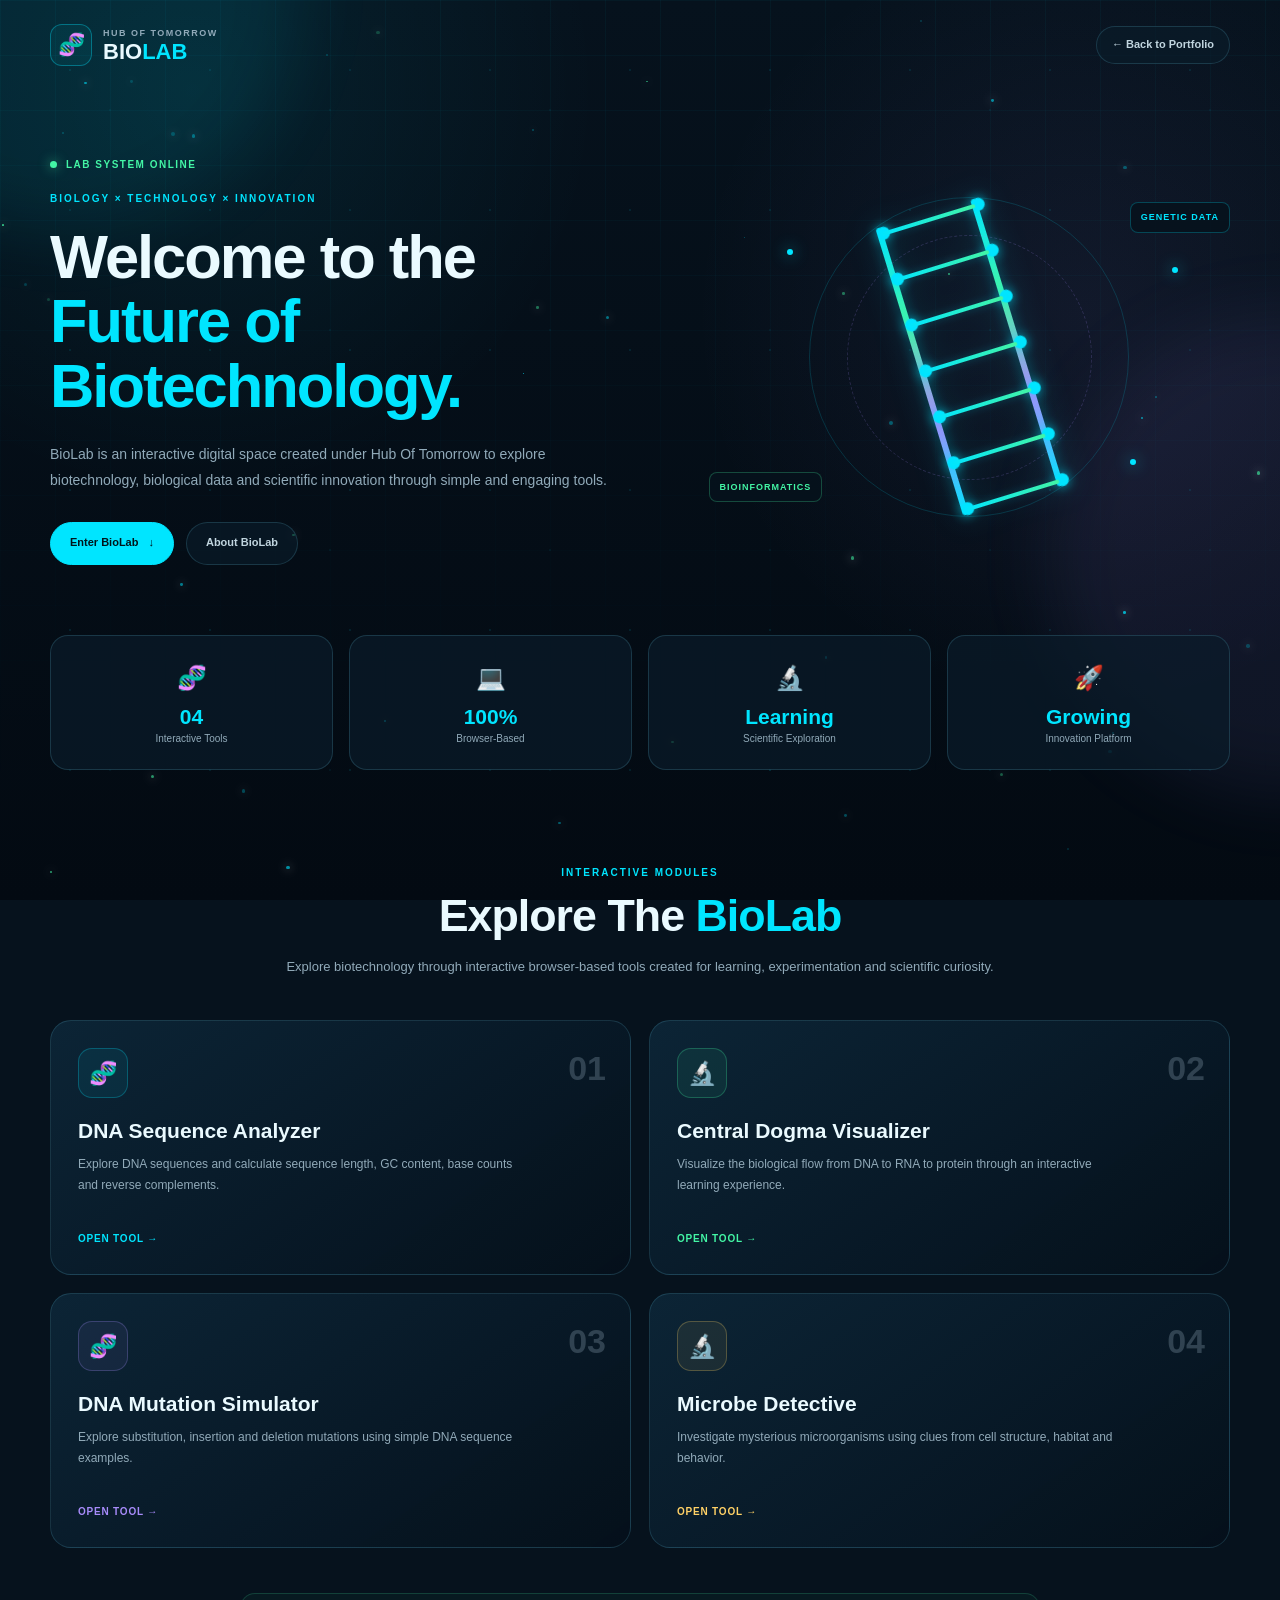
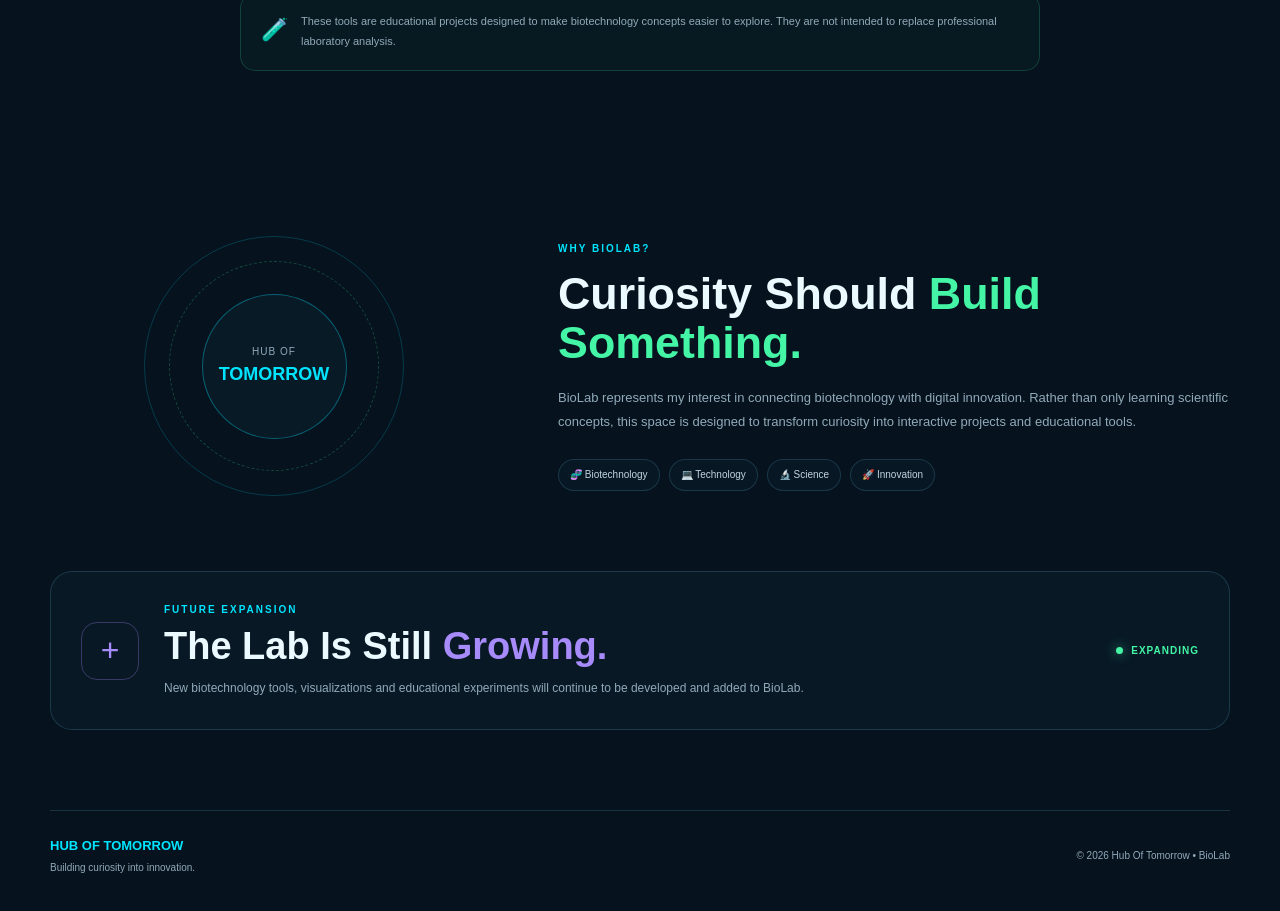
<file: biolab/biolab.html>
<!DOCTYPE html>
<html lang="en">

<head>
    <meta charset="UTF-8">

    <meta name="viewport" content="width=device-width, initial-scale=1.0">

    <title>Hub Of Tomorrow | BioLab</title>

    <!-- BioLab CSS -->
    <link rel="stylesheet" href="biolab.css">
</head>

<body>

    <!-- ==============================
         BACKGROUND
    =============================== -->

    <div class="lab-background">

        <div class="grid"></div>

        <div class="glow glow-one"></div>
        <div class="glow glow-two"></div>

        <div class="particles" id="particles"></div>

    </div>


    <!-- ==============================
         NAVIGATION
    =============================== -->

    <nav class="lab-nav">

        <div class="brand">

            <div class="brand-icon">
                🧬
            </div>

            <div>

                <span class="brand-small">
                    HUB OF TOMORROW
                </span>

                <h2>
                    BIO<span>LAB</span>
                </h2>

            </div>

        </div>


        <a href="../index.html" class="back-btn">
            ← Back to Portfolio
        </a>

    </nav>


    <!-- ==============================
         HERO SECTION
    =============================== -->

    <main class="hero">

        <div class="hero-content">

            <div class="lab-status">

                <span class="status-dot"></span>

                <span>
                    LAB SYSTEM ONLINE
                </span>

            </div>


            <p class="hero-kicker">
                BIOLOGY × TECHNOLOGY × INNOVATION
            </p>


            <h1>
                Welcome to the
                <span>Future of Biotechnology.</span>
            </h1>


            <p class="hero-description">

                BioLab is an interactive digital space created
                under Hub Of Tomorrow to explore biotechnology,
                biological data and scientific innovation through
                simple and engaging tools.

            </p>


            <div class="hero-actions">

                <a href="#tools" class="primary-btn">

                    <span>
                        Enter BioLab
                    </span>

                    <span class="btn-arrow">
                        ↓
                    </span>

                </a>


                <button
                    type="button"
                    class="secondary-btn"
                    id="aboutLabBtn"
                >

                    About BioLab

                </button>

            </div>

        </div>


        <!-- ==============================
             DNA VISUAL
        =============================== -->

        <div class="dna-area">

            <div class="dna-label label-one">
                GENETIC DATA
            </div>

            <div class="dna-label label-two">
                BIOINFORMATICS
            </div>


            <div class="dna-visual">

                <div class="dna-strand strand-left">

                    <span></span>
                    <span></span>
                    <span></span>
                    <span></span>
                    <span></span>
                    <span></span>
                    <span></span>

                </div>


                <div class="dna-strand strand-right">

                    <span></span>
                    <span></span>
                    <span></span>
                    <span></span>
                    <span></span>
                    <span></span>
                    <span></span>

                </div>


                <div class="dna-links">

                    <span></span>
                    <span></span>
                    <span></span>
                    <span></span>
                    <span></span>
                    <span></span>
                    <span></span>

                </div>

            </div>


            <div class="orbit orbit-one"></div>

            <div class="orbit orbit-two"></div>


            <div class="data-point point-one"></div>

            <div class="data-point point-two"></div>

            <div class="data-point point-three"></div>

        </div>

    </main>


    <!-- ==============================
         LAB STATISTICS
    =============================== -->

    <section class="lab-stats-section">

        <div class="lab-stat-card">

            <span class="stat-icon">
                🧬
            </span>

            <strong>
                04
            </strong>

            <span>
                Interactive Tools
            </span>

        </div>


        <div class="lab-stat-card">

            <span class="stat-icon">
                💻
            </span>

            <strong>
                100%
            </strong>

            <span>
                Browser-Based
            </span>

        </div>


        <div class="lab-stat-card">

            <span class="stat-icon">
                🔬
            </span>

            <strong>
                Learning
            </strong>

            <span>
                Scientific Exploration
            </span>

        </div>


        <div class="lab-stat-card">

            <span class="stat-icon">
                🚀
            </span>

            <strong>
                Growing
            </strong>

            <span>
                Innovation Platform
            </span>

        </div>

    </section>


    <!-- ==============================
         LAB TOOLS
    =============================== -->

    <section class="tools-section" id="tools">


        <div class="section-heading">

            <p class="section-kicker">
                INTERACTIVE MODULES
            </p>


            <h2>
                Explore The
                <span>BioLab</span>
            </h2>


            <p>

                Explore biotechnology through interactive
                browser-based tools created for learning,
                experimentation and scientific curiosity.

            </p>

        </div>


        <!-- ==============================
             BIO CORE LAYOUT
        =============================== -->

        <div class="bio-core-layout">


            <!-- ==============================
                 CENTRAL CORE
            =============================== -->

            <div class="bio-core">

                <div class="core-ring ring-one"></div>

                <div class="core-ring ring-two"></div>

                <div class="core-pulse"></div>


                <div class="core-content">

                    <div class="core-icon">
                        🧬
                    </div>

                    <span>
                        BIO
                    </span>

                    <strong>
                        CORE
                    </strong>

                </div>

            </div>


            <!-- ==============================
                 TOOL 01
            =============================== -->

            <a
                href="dna-analyzer.html"
                class="tool-module module-one"
                aria-label="Open DNA Sequence Analyzer"
            >

                <div class="module-number">
                    01
                </div>

                <div class="module-icon">
                    🧬
                </div>

                <h3>
                    DNA Sequence
                    Analyzer
                </h3>

                <p>

                    Explore DNA sequences and calculate
                    sequence length, GC content, base counts
                    and reverse complements.

                </p>

                <span class="module-status">
                    OPEN TOOL →
                </span>

            </a>


            <!-- ==============================
                 TOOL 02
            =============================== -->

            <a
                href="dna-protein.html"
                class="tool-module module-two"
                aria-label="Open Central Dogma Visualizer"
            >

                <div class="module-number">
                    02
                </div>

                <div class="module-icon">
                    🔬
                </div>

                <h3>
                    Central Dogma
                    Visualizer
                </h3>

                <p>

                    Visualize the biological flow from
                    DNA to RNA to protein through
                    an interactive learning experience.

                </p>

                <span class="module-status">
                    OPEN TOOL →
                </span>

            </a>


            <!-- ==============================
                 TOOL 03
            =============================== -->

            <a
                href="dna-mutation.html"
                class="tool-module module-three"
                aria-label="Open DNA Mutation Simulator"
            >

                <div class="module-number">
                    03
                </div>

                <div class="module-icon">
                    🧬
                </div>

                <h3>
                    DNA Mutation
                    Simulator
                </h3>

                <p>

                    Explore substitution, insertion
                    and deletion mutations using
                    simple DNA sequence examples.

                </p>

                <span class="module-status">
                    OPEN TOOL →
                </span>

            </a>


            <!-- ==============================
                 TOOL 04
            =============================== -->

            <a
                href="microbe-detective.html"
                class="tool-module module-four"
                aria-label="Open Microbe Detective"
            >

                <div class="module-number">
                    04
                </div>

                <div class="module-icon">
                    🔬
                </div>

                <h3>
                    Microbe
                    Detective
                </h3>

                <p>

                    Investigate mysterious microorganisms
                    using clues from cell structure,
                    habitat and behavior.

                </p>

                <span class="module-status">
                    OPEN TOOL →
                </span>

            </a>


        </div>
        <!-- END BIO CORE LAYOUT -->


        <!-- ==============================
             TOOL NOTE
        =============================== -->

        <div class="tools-note">

            <span>
                🧪
            </span>

            <p>

                These tools are educational projects designed
                to make biotechnology concepts easier to explore.
                They are not intended to replace professional
                laboratory analysis.

            </p>

        </div>


    </section>
    <!-- END LAB TOOLS -->


    <!-- ==============================
         BIO LAB MISSION
    ============================== -->

    <section class="mission-section">


        <div class="mission-visual">

            <div class="mission-circle circle-one"></div>

            <div class="mission-circle circle-two"></div>


            <div class="mission-center">

                <span>
                    HUB OF
                </span>

                <strong>
                    TOMORROW
                </strong>

            </div>

        </div>


        <div class="mission-content">

            <p class="section-kicker">
                WHY BIOLAB?
            </p>


            <h2>

                Curiosity Should
                <span>Build Something.</span>

            </h2>


            <p>

                BioLab represents my interest in connecting
                biotechnology with digital innovation.

                Rather than only learning scientific concepts,
                this space is designed to transform curiosity
                into interactive projects and educational tools.

            </p>


            <div class="mission-tags">

                <span>
                    🧬 Biotechnology
                </span>

                <span>
                    💻 Technology
                </span>

                <span>
                    🔬 Science
                </span>

                <span>
                    🚀 Innovation
                </span>

            </div>

        </div>


    </section>


    <!-- ==============================
         FUTURE SECTION
    =============================== -->

    <section class="future-section">


        <div class="future-card">


            <div class="future-icon">
                +
            </div>


            <div>

                <p class="section-kicker">
                    FUTURE EXPANSION
                </p>


                <h2>

                    The Lab Is Still
                    <span>Growing.</span>

                </h2>


                <p>

                    New biotechnology tools, visualizations
                    and educational experiments will continue
                    to be developed and added to BioLab.

                </p>

            </div>


            <div class="future-status">

                <span class="status-dot"></span>

                EXPANDING

            </div>


        </div>


    </section>


    <!-- ==============================
         FOOTER
    =============================== -->

    <footer class="lab-footer">


        <div>

            <strong>
                HUB OF TOMORROW
            </strong>

            <span>
                Building curiosity into innovation.
            </span>

        </div>


        <p>
            © 2026 Hub Of Tomorrow • BioLab
        </p>


    </footer>


    <!-- ==============================
         ABOUT MODAL
    =============================== -->

    <div
        class="about-modal"
        id="aboutModal"
        aria-hidden="true"
    >


        <div class="modal-box">


            <button
                type="button"
                class="close-modal"
                id="closeModal"
                aria-label="Close About BioLab window"
            >
                ×
            </button>


            <div class="modal-icon">
                🧬
            </div>


            <h2>
                About BioLab
            </h2>


            <p>

                BioLab is a personal biotechnology innovation
                space developed as part of Hub Of Tomorrow.

                Its purpose is to explore how biology,
                technology and interactive learning can work
                together to make scientific concepts more
                engaging and accessible.

            </p>


        </div>


    </div>


    <!-- ==============================
         JAVASCRIPT
    =============================== -->

    <script src="biolab.js"></script>

</body>
</html>
</file>
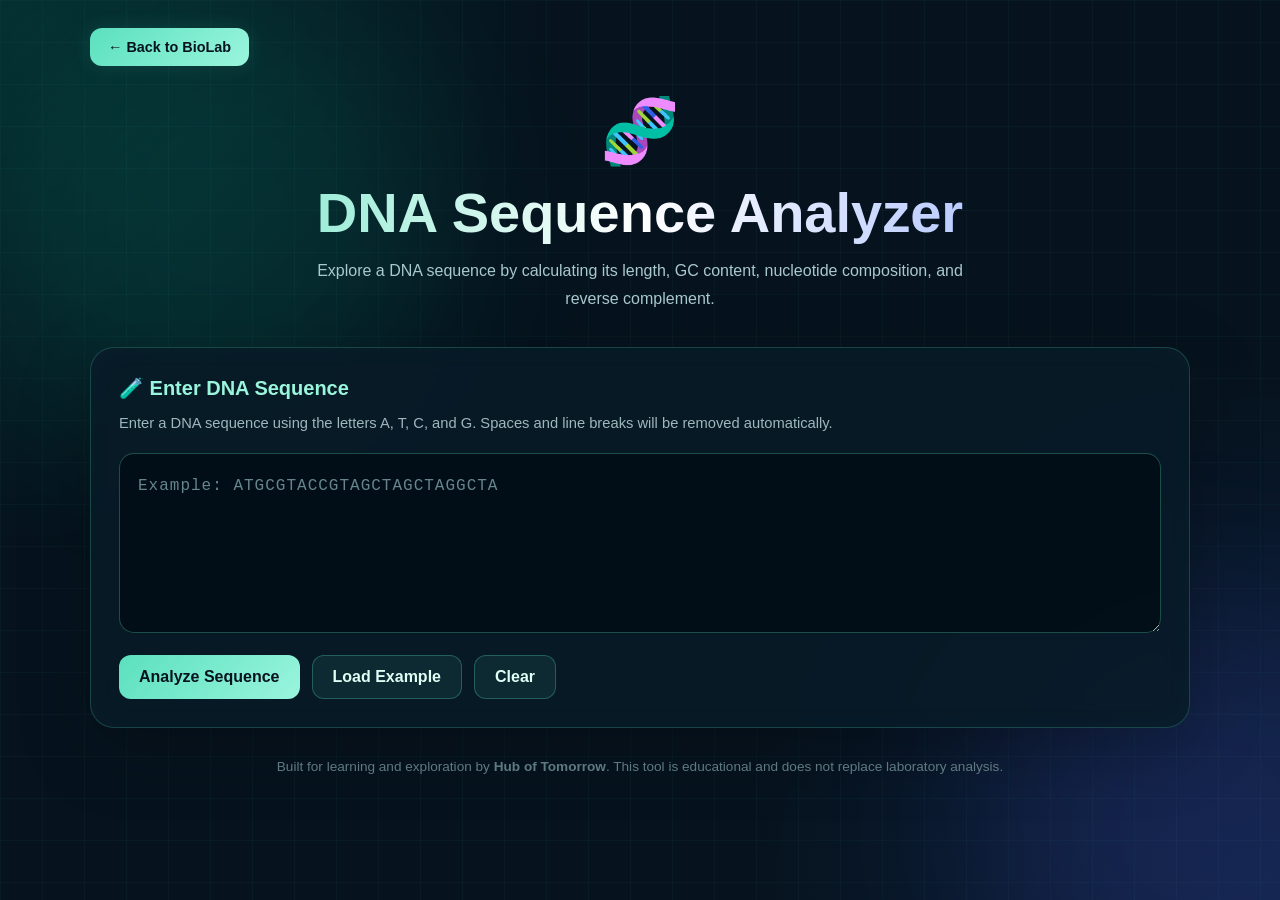
<file: biolab/dna-analyzer.html>
<!DOCTYPE html>
<html lang="en">
<head>
  <meta charset="UTF-8">
  <meta name="viewport" content="width=device-width, initial-scale=1.0">

  <title>DNA Sequence Analyzer | Hub of Tomorrow</title>

  <style>
    /* =====================================================
       GENERAL RESET
    ===================================================== */

    * {
      margin: 0;
      padding: 0;
      box-sizing: border-box;
    }

    body {
      min-height: 100vh;
      font-family: "Segoe UI", Arial, sans-serif;
      color: #e9fff8;
      background:
        radial-gradient(circle at top left, rgba(0, 255, 190, 0.12), transparent 35%),
        radial-gradient(circle at bottom right, rgba(65, 105, 255, 0.14), transparent 35%),
        #06131e;
      overflow-x: hidden;
    }

    button,
    textarea,
    a {
      font: inherit;
    }

    /* =====================================================
       ANIMATED DNA BACKGROUND
    ===================================================== */

    .dna-background {
      position: fixed;
      inset: 0;
      overflow: hidden;
      pointer-events: none;
      z-index: 0;
    }

    .dna-grid {
      position: absolute;
      inset: 0;
      opacity: 0.18;
      background-image:
        linear-gradient(rgba(91, 224, 190, 0.22) 1px, transparent 1px),
        linear-gradient(90deg, rgba(91, 224, 190, 0.22) 1px, transparent 1px);
      background-size: 42px 42px;
      animation: gridMove 18s linear infinite;
    }

    .dna-glow {
      position: absolute;
      width: 450px;
      height: 450px;
      border-radius: 50%;
      background: rgba(0, 255, 190, 0.08);
      filter: blur(80px);
      animation: glowMove 12s ease-in-out infinite alternate;
    }

    .dna-glow:nth-child(2) {
      right: -150px;
      bottom: -150px;
      background: rgba(80, 100, 255, 0.12);
      animation-delay: 3s;
    }

    @keyframes gridMove {
      from {
        transform: translateY(0);
      }

      to {
        transform: translateY(42px);
      }
    }

    @keyframes glowMove {
      from {
        transform: translate(0, 0) scale(1);
      }

      to {
        transform: translate(80px, 50px) scale(1.25);
      }
    }

    /* =====================================================
       MAIN LAYOUT
    ===================================================== */

    .dna-main {
      position: relative;
      z-index: 2;
      width: min(1100px, 92%);
      margin: 0 auto;
      padding: 28px 0 60px;
    }

    /* =====================================================
       BACK BUTTON
    ===================================================== */

    .back-button {
      display: inline-flex;
      align-items: center;
      justify-content: center;
      gap: 8px;
      margin-bottom: 28px;
      padding: 11px 18px;
      color: #06131e;
      background: linear-gradient(135deg, #5be0be, #9af5dd);
      border: none;
      border-radius: 12px;
      text-decoration: none;
      font-size: 0.9rem;
      font-weight: 700;
      box-shadow: 0 0 20px rgba(91, 224, 190, 0.12);
      transition: 0.25s ease;
    }

    .back-button:hover {
      transform: translateY(-3px);
      box-shadow: 0 8px 25px rgba(91, 224, 190, 0.3);
    }

    /* =====================================================
       HEADER
    ===================================================== */

    .dna-header {
      text-align: center;
      margin-bottom: 35px;
    }

    .dna-icon {
      font-size: 4rem;
      margin-bottom: 12px;
      animation: floatIcon 4s ease-in-out infinite;
    }

    @keyframes floatIcon {
      0%,
      100% {
        transform: translateY(0);
      }

      50% {
        transform: translateY(-10px);
      }
    }

    .dna-header h1 {
      font-size: clamp(2rem, 5vw, 3.5rem);
      line-height: 1.15;
      margin-bottom: 12px;
      background: linear-gradient(90deg, #5be0be, #ffffff, #8ba9ff);
      -webkit-background-clip: text;
      background-clip: text;
      color: transparent;
    }

    .dna-header p {
      max-width: 700px;
      margin: 0 auto;
      color: #a9c9cc;
      font-size: 1rem;
      line-height: 1.7;
    }

    /* =====================================================
       MAIN CARD
    ===================================================== */

    .analyzer-card {
      padding: 28px;
      border: 1px solid rgba(91, 224, 190, 0.22);
      border-radius: 24px;
      background: rgba(8, 27, 39, 0.88);
      box-shadow:
        0 20px 70px rgba(0, 0, 0, 0.25),
        inset 0 0 35px rgba(91, 224, 190, 0.025);
      backdrop-filter: blur(15px);
    }

    .section-title {
      display: flex;
      align-items: center;
      gap: 10px;
      margin-bottom: 12px;
      color: #9af5dd;
      font-size: 1.25rem;
    }

    .section-description {
      margin-bottom: 18px;
      color: #9db8bd;
      font-size: 0.92rem;
      line-height: 1.6;
    }

    /* =====================================================
       TEXTAREA
    ===================================================== */

    .sequence-input {
      width: 100%;
      min-height: 180px;
      padding: 18px;
      resize: vertical;
      color: #dffff5;
      background: rgba(2, 13, 22, 0.85);
      border: 1px solid rgba(91, 224, 190, 0.3);
      border-radius: 15px;
      outline: none;
      font-family: "Courier New", monospace;
      font-size: 1rem;
      line-height: 1.8;
      letter-spacing: 1px;
      transition: 0.25s ease;
    }

    .sequence-input::placeholder {
      color: #66858c;
    }

    .sequence-input:focus {
      border-color: #5be0be;
      box-shadow: 0 0 0 3px rgba(91, 224, 190, 0.1);
    }

    /* =====================================================
       BUTTONS
    ===================================================== */

    .button-row {
      display: flex;
      flex-wrap: wrap;
      gap: 12px;
      margin-top: 18px;
    }

    .action-button {
      border: none;
      border-radius: 12px;
      padding: 12px 20px;
      cursor: pointer;
      font-weight: 700;
      transition: 0.25s ease;
    }

    .primary-button {
      color: #06131e;
      background: linear-gradient(135deg, #5be0be, #9af5dd);
    }

    .secondary-button {
      color: #dffff5;
      background: rgba(91, 224, 190, 0.08);
      border: 1px solid rgba(91, 224, 190, 0.3);
    }

    .action-button:hover {
      transform: translateY(-3px);
    }

    .primary-button:hover {
      box-shadow: 0 8px 25px rgba(91, 224, 190, 0.25);
    }

    .secondary-button:hover {
      background: rgba(91, 224, 190, 0.16);
    }

    /* =====================================================
       ERROR MESSAGE
    ===================================================== */

    .message {
      display: none;
      margin-top: 18px;
      padding: 13px 16px;
      border-radius: 12px;
      color: #ffd9d9;
      background: rgba(255, 80, 80, 0.1);
      border: 1px solid rgba(255, 100, 100, 0.3);
      line-height: 1.5;
    }

    .message.show {
      display: block;
    }

    /* =====================================================
       RESULTS
    ===================================================== */

    .results-section {
      display: none;
      margin-top: 30px;
    }

    .results-section.show {
      display: block;
      animation: fadeIn 0.5s ease;
    }

    @keyframes fadeIn {
      from {
        opacity: 0;
        transform: translateY(12px);
      }

      to {
        opacity: 1;
        transform: translateY(0);
      }
    }

    .results-grid {
      display: grid;
      grid-template-columns: repeat(2, minmax(0, 1fr));
      gap: 15px;
      margin-top: 20px;
    }

    .result-box {
      padding: 20px;
      border: 1px solid rgba(91, 224, 190, 0.18);
      border-radius: 16px;
      background: rgba(4, 18, 29, 0.8);
    }

    .result-label {
      margin-bottom: 8px;
      color: #8ba9b1;
      font-size: 0.85rem;
    }

    .result-value {
      color: #9af5dd;
      font-size: 1.8rem;
      font-weight: 800;
    }

    .result-box.full-width {
      grid-column: 1 / -1;
    }

    .sequence-output {
      word-break: break-all;
      color: #dffff5;
      font-family: "Courier New", monospace;
      font-size: 0.95rem;
      line-height: 1.8;
    }

    /* =====================================================
       BASE COUNTS
    ===================================================== */

    .base-bars {
      display: grid;
      gap: 13px;
      margin-top: 18px;
    }

    .base-row {
      display: grid;
      grid-template-columns: 35px 1fr 55px;
      align-items: center;
      gap: 10px;
    }

    .base-name {
      color: #9af5dd;
      font-weight: 800;
    }

    .bar-background {
      height: 10px;
      overflow: hidden;
      border-radius: 20px;
      background: rgba(255, 255, 255, 0.08);
    }

    .bar-fill {
      width: 0;
      height: 100%;
      border-radius: 20px;
      background: linear-gradient(90deg, #5be0be, #8ba9ff);
      transition: width 0.8s ease;
    }

    .base-count {
      color: #c8e6e5;
      text-align: right;
      font-size: 0.85rem;
    }

    /* =====================================================
       FOOTER
    ===================================================== */

    .dna-footer {
      margin-top: 28px;
      color: #66858c;
      text-align: center;
      font-size: 0.85rem;
      line-height: 1.6;
    }

    /* =====================================================
       RESPONSIVE DESIGN
    ===================================================== */

    @media (max-width: 650px) {
      .dna-main {
        width: 94%;
        padding-top: 20px;
      }

      .analyzer-card {
        padding: 20px;
        border-radius: 18px;
      }

      .dna-icon {
        font-size: 3rem;
      }

      .results-grid {
        grid-template-columns: 1fr;
      }

      .result-box.full-width {
        grid-column: auto;
      }

      .button-row {
        flex-direction: column;
      }

      .action-button {
        width: 100%;
      }
    }
  </style>
</head>

<body>

  <!-- =====================================================
       BACKGROUND
  ===================================================== -->

  <div class="dna-background" aria-hidden="true">
    <div class="dna-grid"></div>
    <div class="dna-glow"></div>
    <div class="dna-glow"></div>
  </div>

  <!-- =====================================================
       MAIN CONTENT
  ===================================================== -->

  <main class="dna-main">

    <!-- Back button -->
    <a href="biolab.html" class="back-button">
      ← Back to BioLab
    </a>

    <!-- Header -->
    <header class="dna-header">
      <div class="dna-icon">🧬</div>

      <h1>DNA Sequence Analyzer</h1>

      <p>
        Explore a DNA sequence by calculating its length, GC content,
        nucleotide composition, and reverse complement.
      </p>
    </header>

    <!-- Analyzer Card -->
    <section class="analyzer-card">

      <h2 class="section-title">
        🧪 Enter DNA Sequence
      </h2>

      <p class="section-description">
        Enter a DNA sequence using the letters A, T, C, and G.
        Spaces and line breaks will be removed automatically.
      </p>

      <textarea
        id="dnaSequence"
        class="sequence-input"
        placeholder="Example: ATGCGTACCGTAGCTAGCTAGGCTA"
        spellcheck="false"
        aria-label="DNA sequence input"
      ></textarea>

      <div class="button-row">
        <button
          type="button"
          id="analyzeButton"
          class="action-button primary-button"
        >
          Analyze Sequence
        </button>

        <button
          type="button"
          id="exampleButton"
          class="action-button secondary-button"
        >
          Load Example
        </button>

        <button
          type="button"
          id="clearButton"
          class="action-button secondary-button"
        >
          Clear
        </button>
      </div>

      <div
        id="errorMessage"
        class="message"
        role="alert"
      ></div>

      <!-- Results -->
      <section
        id="resultsSection"
        class="results-section"
        aria-live="polite"
      >

        <h2 class="section-title">
          📊 Analysis Results
        </h2>

        <div class="results-grid">

          <div class="result-box">
            <div class="result-label">
              Sequence Length
            </div>

            <div
              id="sequenceLength"
              class="result-value"
            >
              0
            </div>
          </div>

          <div class="result-box">
            <div class="result-label">
              GC Content
            </div>

            <div
              id="gcContent"
              class="result-value"
            >
              0%
            </div>
          </div>

          <div class="result-box">
            <div class="result-label">
              AT Content
            </div>

            <div
              id="atContent"
              class="result-value"
            >
              0%
            </div>
          </div>

          <div class="result-box">
            <div class="result-label">
              Estimated Base Pairs
            </div>

            <div
              id="basePairs"
              class="result-value"
            >
              0
            </div>
          </div>

          <div class="result-box full-width">
            <div class="result-label">
              Nucleotide Composition
            </div>

            <div class="base-bars">

              <div class="base-row">
                <div class="base-name">A</div>

                <div class="bar-background">
                  <div
                    id="barA"
                    class="bar-fill"
                  ></div>
                </div>

                <div
                  id="countA"
                  class="base-count"
                >
                  0
                </div>
              </div>

              <div class="base-row">
                <div class="base-name">T</div>

                <div class="bar-background">
                  <div
                    id="barT"
                    class="bar-fill"
                  ></div>
                </div>

                <div
                  id="countT"
                  class="base-count"
                >
                  0
                </div>
              </div>

              <div class="base-row">
                <div class="base-name">C</div>

                <div class="bar-background">
                  <div
                    id="barC"
                    class="bar-fill"
                  ></div>
                </div>

                <div
                  id="countC"
                  class="base-count"
                >
                  0
                </div>
              </div>

              <div class="base-row">
                <div class="base-name">G</div>

                <div class="bar-background">
                  <div
                    id="barG"
                    class="bar-fill"
                  ></div>
                </div>

                <div
                  id="countG"
                  class="base-count"
                >
                  0
                </div>
              </div>

            </div>
          </div>

          <div class="result-box full-width">
            <div class="result-label">
              Reverse Complement
            </div>

            <div
              id="reverseComplement"
              class="sequence-output"
            >
              —
            </div>
          </div>

          <div class="result-box full-width">
            <div class="result-label">
              Cleaned DNA Sequence
            </div>

            <div
              id="cleanedSequence"
              class="sequence-output"
            >
              —
            </div>
          </div>

        </div>
      </section>

    </section>

    <footer class="dna-footer">
      Built for learning and exploration by
      <strong>Hub of Tomorrow</strong>.
      This tool is educational and does not replace laboratory analysis.
    </footer>

  </main>

  <!-- =====================================================
       JAVASCRIPT
  ===================================================== -->

  <script>
    const dnaSequenceInput = document.getElementById("dnaSequence");

    const analyzeButton = document.getElementById("analyzeButton");
    const exampleButton = document.getElementById("exampleButton");
    const clearButton = document.getElementById("clearButton");

    const errorMessage = document.getElementById("errorMessage");
    const resultsSection = document.getElementById("resultsSection");

    const sequenceLength = document.getElementById("sequenceLength");
    const gcContent = document.getElementById("gcContent");
    const atContent = document.getElementById("atContent");
    const basePairs = document.getElementById("basePairs");

    const reverseComplement = document.getElementById("reverseComplement");
    const cleanedSequence = document.getElementById("cleanedSequence");

    const countA = document.getElementById("countA");
    const countT = document.getElementById("countT");
    const countC = document.getElementById("countC");
    const countG = document.getElementById("countG");

    const barA = document.getElementById("barA");
    const barT = document.getElementById("barT");
    const barC = document.getElementById("barC");
    const barG = document.getElementById("barG");

    const exampleSequence =
      "ATGCGTACCGTAGCTAGCTAGGCTAACCGGTATCGATCGTAGCTAGCTAGGCTA";

    function showError(message) {
      errorMessage.textContent = message;
      errorMessage.classList.add("show");
    }

    function hideError() {
      errorMessage.textContent = "";
      errorMessage.classList.remove("show");
    }

    function getCleanSequence() {
      return dnaSequenceInput.value
        .toUpperCase()
        .replace(/\s+/g, "");
    }

    function calculatePercentage(value, total) {
      if (total === 0) {
        return "0.00%";
      }

      return ((value / total) * 100).toFixed(2) + "%";
    }

    function getReverseComplement(sequence) {
      const complementMap = {
        A: "T",
        T: "A",
        C: "G",
        G: "C"
      };

      return sequence
        .split("")
        .reverse()
        .map(base => complementMap[base])
        .join("");
    }

    function updateBaseResult(base, count, total, bar, countElement) {
      countElement.textContent = count;

      const percentage = total === 0
        ? 0
        : (count / total) * 100;

      bar.style.width = percentage + "%";
    }

    function analyzeDNA() {
      hideError();

      const sequence = getCleanSequence();

      if (sequence.length === 0) {
        resultsSection.classList.remove("show");
        showError("Please enter a DNA sequence first.");
        return;
      }

      const validDNA = /^[ATCG]+$/;

      if (!validDNA.test(sequence)) {
        resultsSection.classList.remove("show");
        showError(
          "Invalid DNA sequence. Please use only the letters A, T, C, and G."
        );
        return;
      }

      const total = sequence.length;

      const aCount = (sequence.match(/A/g) || []).length;
      const tCount = (sequence.match(/T/g) || []).length;
      const cCount = (sequence.match(/C/g) || []).length;
      const gCount = (sequence.match(/G/g) || []).length;

      const gcCount = cCount + gCount;
      const atCount = aCount + tCount;

      sequenceLength.textContent = total;
      gcContent.textContent = calculatePercentage(gcCount, total);
      atContent.textContent = calculatePercentage(atCount, total);
      basePairs.textContent = Math.floor(total / 2);

      updateBaseResult("A", aCount, total, barA, countA);
      updateBaseResult("T", tCount, total, barT, countT);
      updateBaseResult("C", cCount, total, barC, countC);
      updateBaseResult("G", gCount, total, barG, countG);

      reverseComplement.textContent =
        getReverseComplement(sequence);

      cleanedSequence.textContent = sequence;

      resultsSection.classList.add("show");
    }

    analyzeButton.addEventListener("click", analyzeDNA);

    exampleButton.addEventListener("click", function () {
      dnaSequenceInput.value = exampleSequence;
      analyzeDNA();
    });

    clearButton.addEventListener("click", function () {
      dnaSequenceInput.value = "";
      hideError();
      resultsSection.classList.remove("show");
      dnaSequenceInput.focus();
    });

    dnaSequenceInput.addEventListener("input", function () {
      hideError();
    });
  </script>

</body>
</html>
</file>
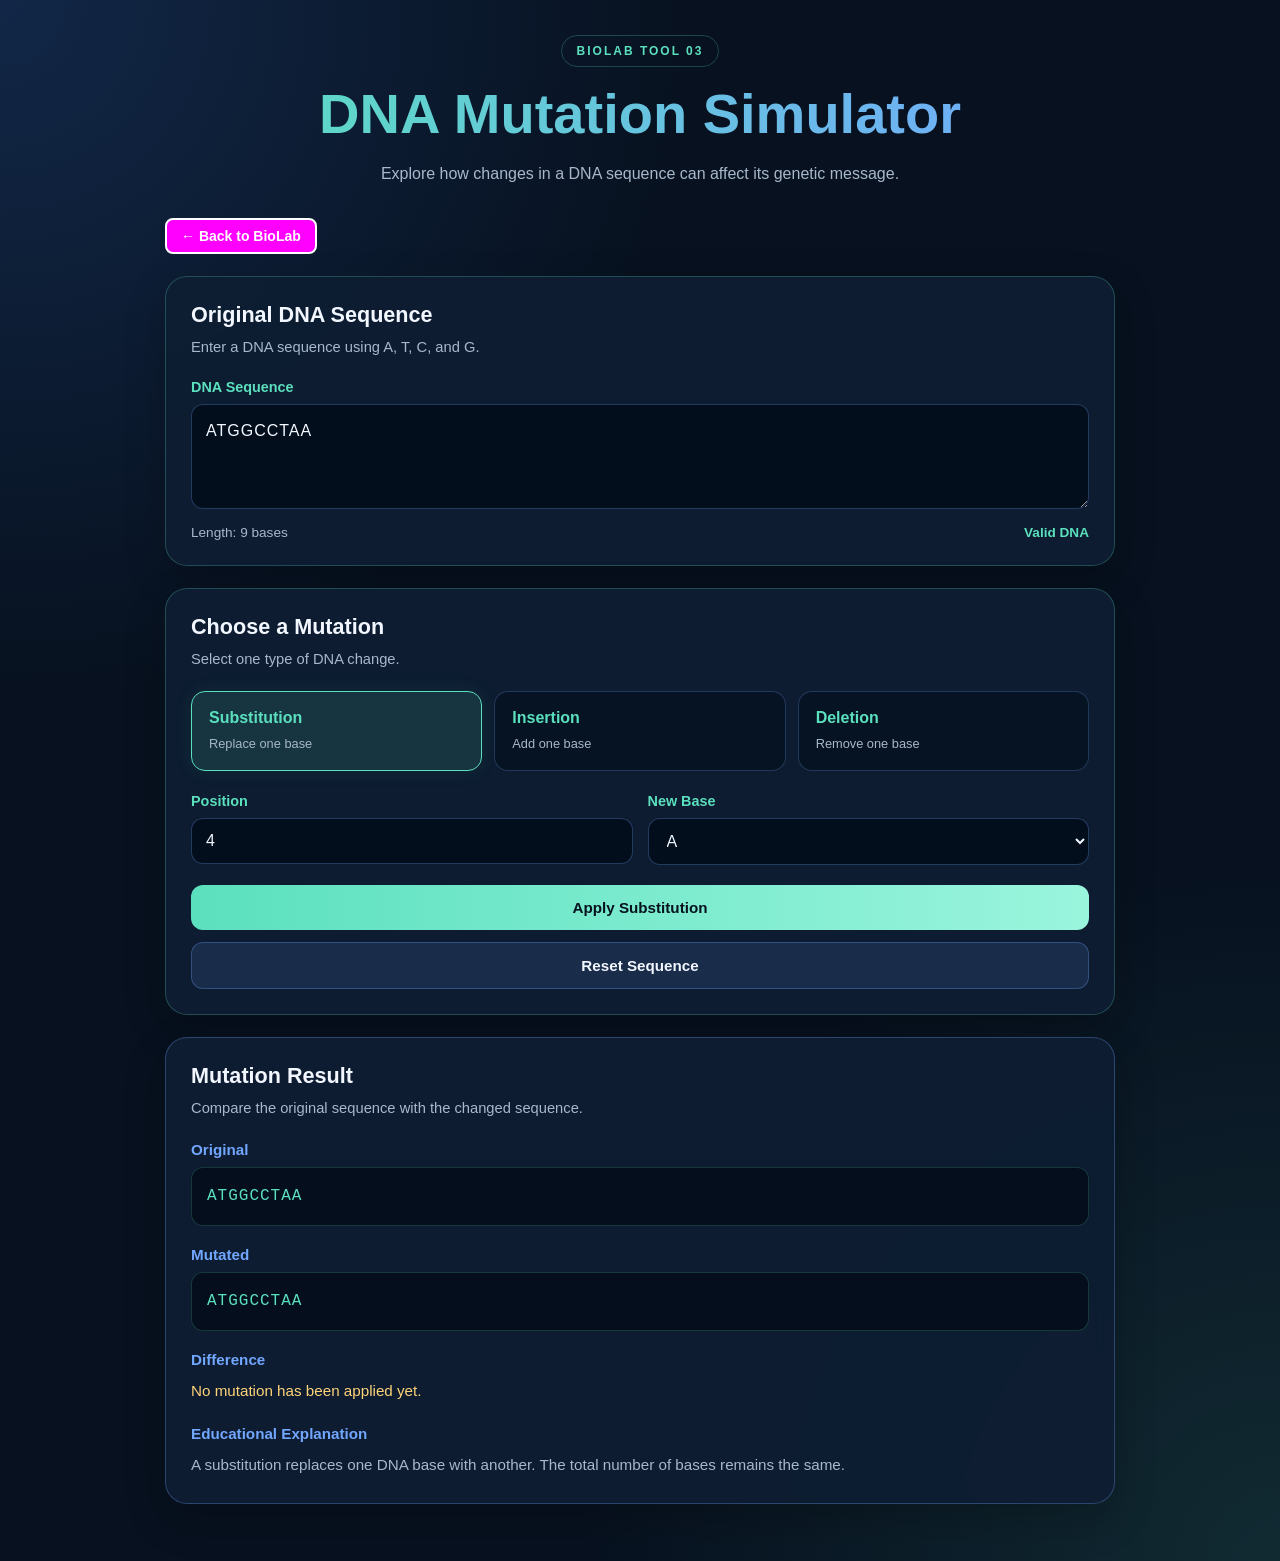
<file: biolab/dna-mutation.html>
<!DOCTYPE html>
<html lang="en">
<head>
  <meta charset="UTF-8">
  <meta name="viewport" content="width=device-width, initial-scale=1.0">

  <title>DNA Mutation Simulator | Hub of Tomorrow</title>

  <link rel="stylesheet" href="dna-mutation.css">
</head>

<body>

  <main class="mutation-page">

    <!-- HEADER -->

    <section class="mutation-header">
      <span class="tool-label">BIOLAB TOOL 03</span>

      <h1>DNA Mutation Simulator</h1>

      <p>
        Explore how changes in a DNA sequence can affect its genetic message.
      </p>
    </section>

    <!-- BACK TO BIOLAB BUTTON -->

    <a href="biolab.html" class="back-button">
      ← Back to BioLab
    </a>

    <!-- ORIGINAL DNA -->

    <section class="mutation-card">

      <div class="section-heading">
        <h2>Original DNA Sequence</h2>

        <p>
          Enter a DNA sequence using A, T, C, and G.
        </p>
      </div>

      <label for="originalDna">DNA Sequence</label>

      <textarea
        id="originalDna"
        rows="3"
        placeholder="Example: ATGGCCTAA"
        spellcheck="false"
      >ATGGCCTAA</textarea>

      <div class="sequence-info">
        <span id="originalLength">Length: 9 bases</span>
        <span id="originalStatus">Valid DNA</span>
      </div>

    </section>

    <!-- MUTATION CONTROLS -->

    <section class="mutation-card">

      <div class="section-heading">
        <h2>Choose a Mutation</h2>

        <p>
          Select one type of DNA change.
        </p>
      </div>

      <div class="mutation-options">

        <button
          type="button"
          class="mutation-option active"
          data-mutation="substitution"
        >
          <strong>Substitution</strong>
          <span>Replace one base</span>
        </button>

        <button
          type="button"
          class="mutation-option"
          data-mutation="insertion"
        >
          <strong>Insertion</strong>
          <span>Add one base</span>
        </button>

        <button
          type="button"
          class="mutation-option"
          data-mutation="deletion"
        >
          <strong>Deletion</strong>
          <span>Remove one base</span>
        </button>

      </div>

      <div class="mutation-controls">

        <div class="control-group">
          <label for="positionInput">Position</label>

          <input
            type="number"
            id="positionInput"
            min="1"
            value="4"
          >
        </div>

        <div class="control-group">
          <label for="baseInput" id="baseLabel">New Base</label>

          <select id="baseInput">
            <option value="A">A</option>
            <option value="T">T</option>
            <option value="C">C</option>
            <option value="G">G</option>
          </select>
        </div>

      </div>

      <button
        type="button"
        id="applyMutationButton"
        class="apply-button"
      >
        Apply Substitution
      </button>

      <button
        type="button"
        id="resetButton"
        class="reset-button"
      >
        Reset Sequence
      </button>

    </section>

    <!-- RESULTS -->

    <section class="mutation-card result-card">

      <div class="section-heading">
        <h2>Mutation Result</h2>

        <p>
          Compare the original sequence with the changed sequence.
        </p>
      </div>

      <div class="result-block">
        <h3>Original</h3>

        <div
          id="originalResult"
          class="sequence-display"
        >
          ATGGCCTAA
        </div>
      </div>

      <div class="result-block">
        <h3>Mutated</h3>

        <div
          id="mutatedResult"
          class="sequence-display"
        >
          ATGGCCTAA
        </div>
      </div>

      <div class="result-block">
        <h3>Difference</h3>

        <p id="differenceResult">
          No mutation has been applied yet.
        </p>
      </div>

      <div class="result-block">
        <h3>Educational Explanation</h3>

        <p id="explanationResult">
          A substitution changes one DNA base into another base.
        </p>
      </div>

    </section>

  </main>

  <script src="dna-mutation.js"></script>

</body>
</html>
</file>
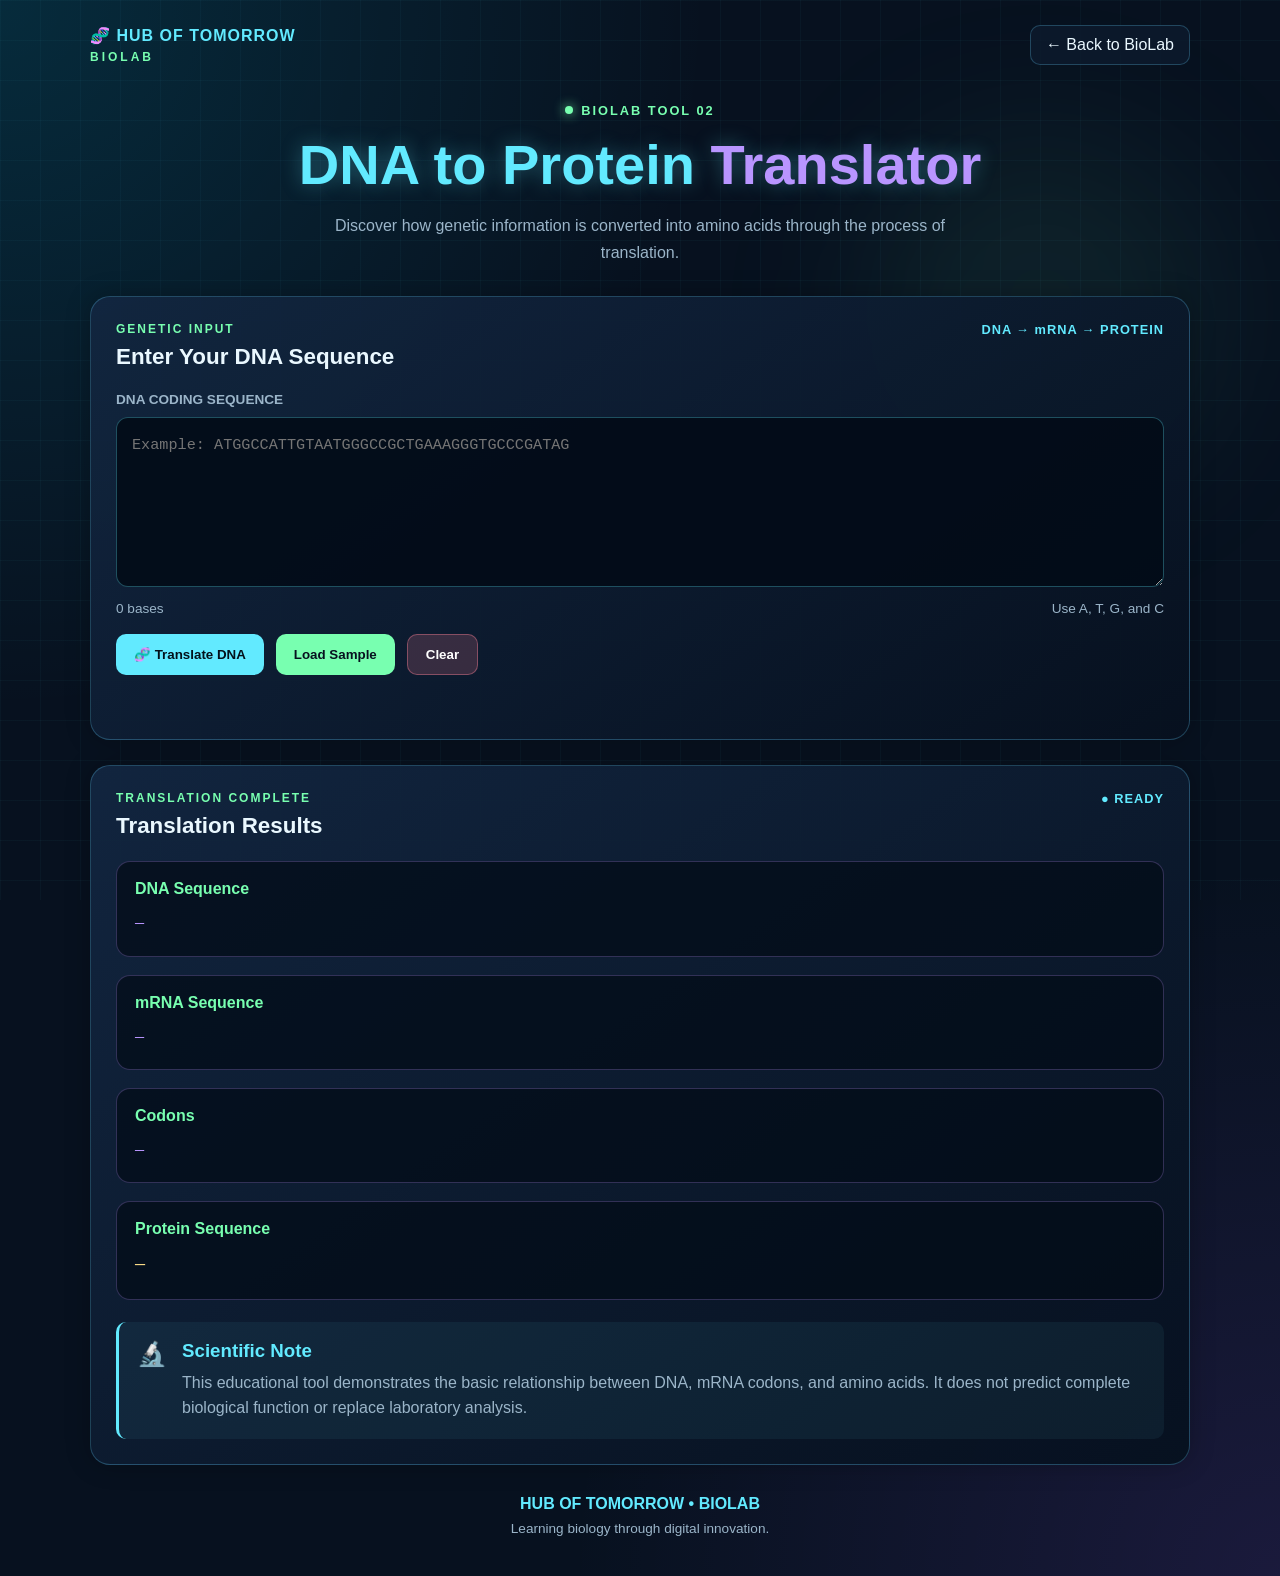
<file: biolab/dna-protein.html>
<!DOCTYPE html>
<html lang="en">
<head>
    <meta charset="UTF-8">
    <meta name="viewport" content="width=device-width, initial-scale=1.0">

    <title>DNA to Protein Translator | Hub Of Tomorrow</title>

    <link rel="stylesheet" href="dna-protein.css">
</head>

<body>

    <div class="protein-background">
        <div class="protein-grid"></div>
        <div class="protein-glow"></div>
    </div>

    <nav class="protein-nav">

        <a href="biolab.html" class="protein-brand">
            🧬 HUB OF TOMORROW
            <span>BIOLAB</span>
        </a>

        <a href="biolab.html" class="back-button">
            ← Back to BioLab
        </a>

    </nav>


    <main class="protein-main">

        <section class="protein-header">

            <div class="tool-badge">
                <span></span>
                BIOLAB TOOL 02
            </div>

            <h1>
                DNA to Protein
                <strong>Translator</strong>
            </h1>

            <p>
                Discover how genetic information is converted into
                amino acids through the process of translation.
            </p>

        </section>


        <section class="translator-panel">

            <div class="panel-top">

                <div>
                    <span class="panel-label">GENETIC INPUT</span>

                    <h2>Enter Your DNA Sequence</h2>
                </div>

                <span class="panel-tag">
                    DNA → mRNA → PROTEIN
                </span>

            </div>


            <label for="proteinInput">
                DNA CODING SEQUENCE
            </label>

            <textarea
                id="proteinInput"
                placeholder="Example: ATGGCCATTGTAATGGGCCGCTGAAAGGGTGCCCGATAG"
                spellcheck="false"
            ></textarea>


            <div class="input-info">
                <span id="proteinInputCount">0 bases</span>

                <span>
                    Use A, T, G, and C
                </span>
            </div>


            <div class="action-row">

                <button id="translateBtn" class="translate-button">
                    🧬 Translate DNA
                </button>

                <button id="proteinSampleBtn" class="sample-button">
                    Load Sample
                </button>

                <button id="proteinClearBtn" class="clear-button">
                    Clear
                </button>

            </div>


            <p id="proteinError" class="error-message"></p>

        </section>


        <section class="translation-results">

            <div class="results-heading">

                <div>
                    <span class="panel-label">TRANSLATION COMPLETE</span>

                    <h2>Translation Results</h2>
                </div>

                <span class="result-status">
                    ● READY
                </span>

            </div>


            <div class="translation-card">

                <h3>DNA Sequence</h3>

                <div id="dnaOutput" class="sequence-output">
                    —
                </div>

            </div>


            <div class="translation-card">

                <h3>mRNA Sequence</h3>

                <div id="mrnaOutput" class="sequence-output">
                    —
                </div>

            </div>


            <div class="translation-card">

                <h3>Codons</h3>

                <div id="codonOutput" class="sequence-output">
                    —
                </div>

            </div>


            <div class="translation-card">

                <h3>Protein Sequence</h3>

                <div id="proteinOutput" class="sequence-output protein-output">
                    —
                </div>

            </div>


            <div class="science-note">

                <span>🔬</span>

                <div>
                    <h3>Scientific Note</h3>

                    <p>
                        This educational tool demonstrates the basic
                        relationship between DNA, mRNA codons, and amino
                        acids. It does not predict complete biological
                        function or replace laboratory analysis.
                    </p>
                </div>

            </div>

        </section>


        <footer class="protein-footer">

            <strong>HUB OF TOMORROW • BIOLAB</strong>

            <p>
                Learning biology through digital innovation.
            </p>

        </footer>

    </main>


    <script src="dna-protein.js"></script>

</body>
</html>
</file>
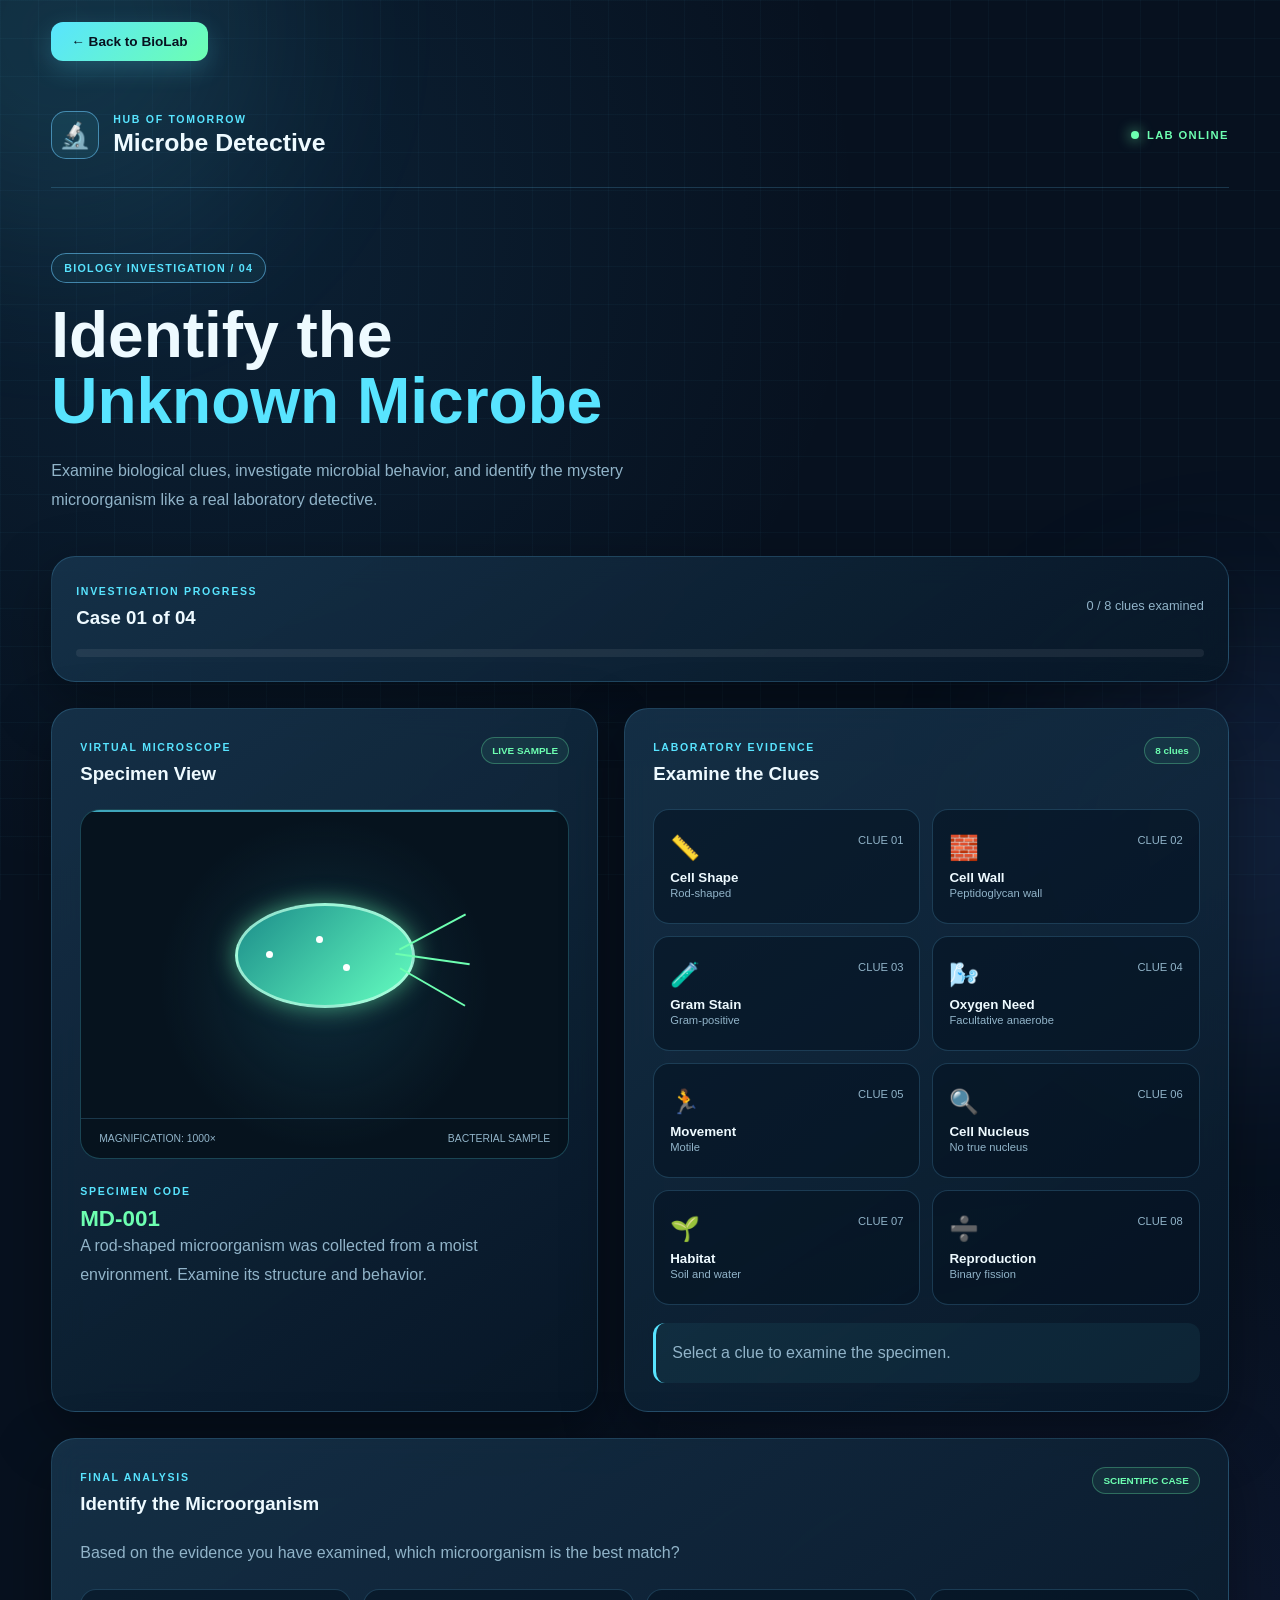
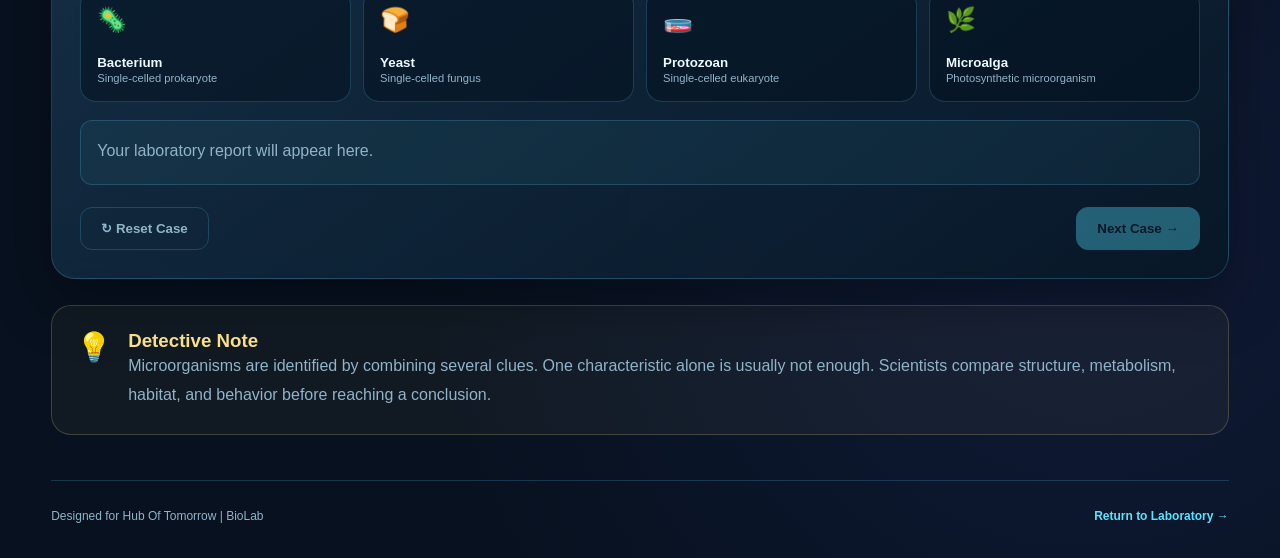
<file: biolab/microbe-detective.html>
<!DOCTYPE html>
<html lang="en">

<head>
    <meta charset="UTF-8">
    <meta name="viewport" content="width=device-width, initial-scale=1.0">

    <title>Microbe Detective | Hub Of Tomorrow BioLab</title>

    <link rel="stylesheet" href="microbe-detective.css">
</head>

<body>

    <!-- BACKGROUND -->

    <div class="background-grid"></div>
    <div class="background-glow glow-one"></div>
    <div class="background-glow glow-two"></div>

    <!-- BACK TO BIOLAB -->

    <a href="biolab.html" class="back-button">
        ← Back to BioLab
    </a>

    <!-- HEADER -->

    <header class="lab-header">

        <div class="header-brand">

            <span class="brand-symbol">🔬</span>

            <div>
                <p class="brand-label">
                    HUB OF TOMORROW
                </p>

                <h1>
                    Microbe Detective
                </h1>
            </div>

        </div>

        <div class="header-status">
            <span class="status-dot"></span>
            LAB ONLINE
        </div>

    </header>

    <!-- MAIN CONTENT -->

    <main class="lab-container">

        <section class="intro-section">

            <div class="intro-badge">
                BIOLOGY INVESTIGATION / 04
            </div>

            <h2>
                Identify the
                <span>Unknown Microbe</span>
            </h2>

            <p>
                Examine biological clues, investigate microbial behavior,
                and identify the mystery microorganism like a real laboratory detective.
            </p>

        </section>

        <section class="progress-panel">

            <div class="progress-heading">

                <div>
                    <span class="small-label">
                        INVESTIGATION PROGRESS
                    </span>

                    <h3 id="progressTitle">
                        Case 01 of 04
                    </h3>
                </div>

                <span id="progressCounter">
                    0 / 8 clues examined
                </span>

            </div>

            <div class="progress-track">
                <div id="progressBar"></div>
            </div>

        </section>

        <section class="investigation-layout">

            <!-- MICROBE VIEW -->

            <div class="microbe-panel panel-card">

                <div class="panel-heading">

                    <div>
                        <span class="small-label">
                            VIRTUAL MICROSCOPE
                        </span>

                        <h3>
                            Specimen View
                        </h3>
                    </div>

                    <span class="live-tag">
                        LIVE SAMPLE
                    </span>

                </div>

                <div class="microscope-screen">

                    <div class="scan-line"></div>

                    <div class="microbe-visual" id="microbeVisual">

                        <div class="microbe-body">

                            <span class="microbe-flag flag-one"></span>
                            <span class="microbe-flag flag-two"></span>
                            <span class="microbe-flag flag-three"></span>

                            <span class="microbe-detail detail-one"></span>
                            <span class="microbe-detail detail-two"></span>
                            <span class="microbe-detail detail-three"></span>

                        </div>

                    </div>

                    <div class="microscope-info">

                        <span>
                            MAGNIFICATION: 1000×
                        </span>

                        <span id="sampleType">
                            UNKNOWN SAMPLE
                        </span>

                    </div>

                </div>

                <div class="specimen-name">

                    <span class="small-label">
                        SPECIMEN CODE
                    </span>

                    <strong id="specimenCode">
                        MD-001
                    </strong>

                    <p id="specimenDescription">
                        A mysterious microorganism has been discovered.
                        Examine the clues to identify it.
                    </p>

                </div>

            </div>

            <!-- CLUES -->

            <div class="clues-panel panel-card">

                <div class="panel-heading">

                    <div>
                        <span class="small-label">
                            LABORATORY EVIDENCE
                        </span>

                        <h3>
                            Examine the Clues
                        </h3>
                    </div>

                    <span class="evidence-count" id="evidenceCount">
                        8 clues
                    </span>

                </div>

                <div class="clue-grid" id="clueGrid"></div>

                <div class="clue-result" id="clueResult">
                    Select a clue to examine the specimen.
                </div>

            </div>

        </section>

        <!-- IDENTIFICATION -->

        <section class="identification-panel panel-card">

            <div class="panel-heading">

                <div>
                    <span class="small-label">
                        FINAL ANALYSIS
                    </span>

                    <h3>
                        Identify the Microorganism
                    </h3>
                </div>

                <span class="analysis-tag">
                    SCIENTIFIC CASE
                </span>

            </div>

            <p class="question-text">
                Based on the evidence you have examined,
                which microorganism is the best match?
            </p>

            <div class="answer-grid" id="answerGrid">

                <button class="answer-option" data-answer="bacteria">
                    <span class="answer-icon">🦠</span>

                    <span>
                        <strong>Bacterium</strong>
                        <small>Single-celled prokaryote</small>
                    </span>
                </button>

                <button class="answer-option" data-answer="yeast">
                    <span class="answer-icon">🍞</span>

                    <span>
                        <strong>Yeast</strong>
                        <small>Single-celled fungus</small>
                    </span>
                </button>

                <button class="answer-option" data-answer="protozoan">
                    <span class="answer-icon">🧫</span>

                    <span>
                        <strong>Protozoan</strong>
                        <small>Single-celled eukaryote</small>
                    </span>
                </button>

                <button class="answer-option" data-answer="algae">
                    <span class="answer-icon">🌿</span>

                    <span>
                        <strong>Microalga</strong>
                        <small>Photosynthetic microorganism</small>
                    </span>
                </button>

            </div>

            <div class="feedback-box" id="feedbackBox" aria-live="polite">
                Your laboratory report will appear here.
            </div>

            <div class="action-row">

                <button class="secondary-button" id="resetButton">
                    ↻ Reset Case
                </button>

                <button class="primary-button" id="nextButton" disabled>
                    Next Case →
                </button>

            </div>

        </section>

        <!-- SCIENCE NOTE -->

        <section class="science-note">

            <div class="science-note-icon">
                💡
            </div>

            <div>
                <h3>
                    Detective Note
                </h3>

                <p>
                    Microorganisms are identified by combining several clues.
                    One characteristic alone is usually not enough.
                    Scientists compare structure, metabolism, habitat,
                    and behavior before reaching a conclusion.
                </p>
            </div>

        </section>

    </main>

    <!-- FOOTER -->

    <footer class="lab-footer">

        <p>
            Designed for Hub Of Tomorrow | BioLab
        </p>

        <a href="biolab.html">
            Return to Laboratory →
        </a>

    </footer>

    <script src="microbe-detective.js"></script>

</body>
</html>
</file>
<file: biolab/biolab.css>
/* =====================================================
   BIOLAB — COMPLETE RESPONSIVE CSS
   Hub of Tomorrow
===================================================== */

/* =====================================================
   ROOT
===================================================== */

:root {
    --bg: #06121d;
    --bg-dark: #030a12;
    --panel: #0b1e2d;
    --panel-light: #102c40;

    --cyan: #00e5ff;
    --green: #43f5a5;
    --purple: #a78bfa;
    --gold: #ffd166;

    --text: #eafaff;
    --muted: #91aab9;
    --muted-light: #c1d5df;

    --border: rgba(104, 202, 232, 0.18);

    --main-font: "Space Grotesk", sans-serif;
    --display-font: "Syne", sans-serif;
}

/* =====================================================
   RESET
===================================================== */

*,
*::before,
*::after {
    box-sizing: border-box;
}

html {
    width: 100%;
    max-width: 100%;
    scroll-behavior: smooth;
    overflow-x: hidden;
}

body {
    width: 100%;
    max-width: 100%;
    min-width: 0;
    min-height: 100vh;
    margin: 0;
    padding: 0;

    overflow-x: hidden;

    color: var(--text);
    background: var(--bg);

    font-family: var(--main-font);
    line-height: 1.6;
}

img,
svg,
video,
canvas {
    display: block;
    max-width: 100%;
    height: auto;
}

button,
input,
textarea,
select {
    font: inherit;
}

button,
a {
    -webkit-tap-highlight-color: transparent;
}

a {
    color: inherit;
    text-decoration: none;
}

button {
    cursor: pointer;
}

button:focus-visible,
a:focus-visible {
    outline: 2px solid var(--cyan);
    outline-offset: 4px;
}

h1,
h2,
h3,
h4,
p {
    overflow-wrap: break-word;
}

/* =====================================================
   BACKGROUND
===================================================== */

.lab-background {
    position: fixed;
    inset: 0;
    z-index: -10;

    width: 100%;
    height: 100%;

    overflow: hidden;
    pointer-events: none;

    background:
        radial-gradient(
            circle at 15% 10%,
            rgba(0, 229, 255, 0.08),
            transparent 30%
        ),
        radial-gradient(
            circle at 85% 35%,
            rgba(167, 139, 250, 0.08),
            transparent 32%
        ),
        linear-gradient(
            180deg,
            #06121d,
            #030a12
        );
}

.grid {
    position: absolute;
    inset: 0;

    background-image:
        linear-gradient(
            rgba(0, 229, 255, 0.04) 1px,
            transparent 1px
        ),
        linear-gradient(
            90deg,
            rgba(0, 229, 255, 0.04) 1px,
            transparent 1px
        );

    background-size: 55px 55px;

    mask-image: linear-gradient(
        to bottom,
        black,
        transparent 90%
    );
}

.glow {
    position: absolute;

    width: 480px;
    height: 480px;

    border-radius: 50%;
    filter: blur(35px);
}

.glow-one {
    top: -250px;
    left: -180px;
    background: rgba(0, 229, 255, 0.08);
}

.glow-two {
    top: 35%;
    right: -250px;
    background: rgba(167, 139, 250, 0.08);
}

.particles::before,
.particles::after {
    content: "";

    position: absolute;
    inset: 0;

    background-image:
        radial-gradient(
            circle,
            rgba(0, 229, 255, 0.5) 1px,
            transparent 1px
        );

    background-size: 140px 140px;
    opacity: 0.18;

    animation: particleFloat 35s linear infinite;
}

.particles::after {
    background-size: 220px 220px;
    opacity: 0.1;
    animation-duration: 50s;
    animation-direction: reverse;
}

@keyframes particleFloat {
    from {
        transform: translateY(0);
    }

    to {
        transform: translateY(-150px);
    }
}

/* =====================================================
   SHARED CONTAINER
===================================================== */

.lab-nav,
.hero,
.lab-stats-section,
.tools-section,
.mission-section,
.future-section,
.lab-footer {
    width: min(1180px, calc(100% - 40px));
    max-width: 1180px;
    min-width: 0;
    margin-left: auto;
    margin-right: auto;
}

/* =====================================================
   NAVIGATION
===================================================== */

.lab-nav {
    min-height: 90px;
    padding: 22px 0;

    display: flex;
    align-items: center;
    justify-content: space-between;
    gap: 20px;
}

.brand {
    min-width: 0;

    display: flex;
    align-items: center;
    gap: 11px;
}

.brand-icon {
    width: 42px;
    height: 42px;
    flex: 0 0 42px;

    display: grid;
    place-items: center;

    border: 1px solid rgba(0, 229, 255, 0.35);
    border-radius: 12px;

    background: rgba(0, 229, 255, 0.06);

    font-size: 22px;
}

.brand-text {
    min-width: 0;
}

.brand-small {
    display: block;

    color: var(--muted);

    font-size: 9px;
    font-weight: 700;
    letter-spacing: 1.5px;
}

.brand h2 {
    margin: 0;

    color: var(--text);

    font-family: var(--display-font);
    font-size: 22px;
    line-height: 1.1;
}

.brand h2 span {
    color: var(--cyan);
}

.back-btn {
    flex-shrink: 0;

    display: inline-flex;
    align-items: center;
    justify-content: center;

    min-height: 36px;
    padding: 9px 15px;

    border: 1px solid var(--border);
    border-radius: 999px;

    color: var(--muted-light);
    background: rgba(10, 28, 42, 0.65);

    font-size: 11px;
    font-weight: 600;

    transition:
        color 0.25s ease,
        border-color 0.25s ease,
        transform 0.25s ease;
}

.back-btn:hover {
    color: var(--cyan);
    border-color: rgba(0, 229, 255, 0.45);
    transform: translateX(-3px);
}

/* =====================================================
   HERO
===================================================== */

.hero {
    min-height: 520px;
    padding: 60px 0 70px;

    display: grid;
    grid-template-columns: minmax(0, 1fr) minmax(280px, 0.85fr);
    align-items: center;
    gap: 45px;
}

.hero-content {
    min-width: 0;
}

.lab-status {
    display: inline-flex;
    align-items: center;
    gap: 9px;

    margin-bottom: 18px;

    color: var(--green);

    font-size: 10px;
    font-weight: 700;
    letter-spacing: 1.5px;
}

.status-dot {
    width: 7px;
    height: 7px;
    flex-shrink: 0;

    border-radius: 50%;
    background: var(--green);

    box-shadow: 0 0 12px rgba(67, 245, 165, 0.7);
}

.hero-kicker,
.section-kicker {
    margin: 0;

    color: var(--cyan);

    font-size: 10px;
    font-weight: 700;
    letter-spacing: 2px;
    text-transform: uppercase;
}

.hero-kicker {
    margin-bottom: 18px;
}

.hero h1 {
    width: 100%;
    max-width: 650px;
    margin: 0;

    font-family: var(--display-font);
    font-size: clamp(38px, 4.8vw, 66px);
    font-weight: 800;
    line-height: 1.05;
    letter-spacing: -2px;

    overflow-wrap: normal;
    word-break: normal;
}

.hero h1 span {
    display: block;
    color: var(--cyan);
}

.hero-description {
    width: 100%;
    max-width: 560px;
    margin: 24px 0 0;

    color: var(--muted);

    font-size: 14px;
    line-height: 1.85;
}

.hero-actions {
    display: flex;
    flex-wrap: wrap;
    gap: 12px;

    margin-top: 28px;
}

.primary-btn,
.secondary-btn {
    min-height: 43px;
    max-width: 100%;
    padding: 11px 19px;

    display: inline-flex;
    align-items: center;
    justify-content: center;
    gap: 10px;

    border-radius: 999px;

    font-size: 11px;
    font-weight: 700;
    text-align: center;

    transition:
        transform 0.25s ease,
        background 0.25s ease,
        border-color 0.25s ease;
}

.primary-btn {
    color: #00151c;
    background: var(--cyan);
    border: 1px solid var(--cyan);
}

.primary-btn:hover {
    transform: translateY(-3px);
    background: #5cecff;
}

.secondary-btn {
    color: var(--muted-light);
    background: rgba(10, 28, 42, 0.65);
    border: 1px solid var(--border);
}

.secondary-btn:hover {
    color: var(--cyan);
    border-color: rgba(0, 229, 255, 0.45);
    transform: translateY(-3px);
}

/* =====================================================
   DNA VISUAL
===================================================== */

.dna-area {
    position: relative;

    min-width: 0;
    min-height: 360px;

    display: grid;
    place-items: center;
}

.dna-visual {
    position: relative;

    width: 145px;
    height: 300px;

    transform: rotate(-17deg);
    filter: drop-shadow(0 0 15px rgba(0, 229, 255, 0.2));
}

.dna-strand {
    position: absolute;
    top: 0;
    bottom: 0;

    width: 6px;

    border-radius: 999px;

    background: linear-gradient(
        180deg,
        var(--cyan),
        var(--green),
        var(--purple),
        var(--cyan)
    );

    box-shadow: 0 0 13px rgba(0, 229, 255, 0.35);
}

.strand-left {
    left: 20px;
    animation: dnaMove 4s ease-in-out infinite;
}

.strand-right {
    right: 20px;
    animation: dnaMove 4s ease-in-out infinite reverse;
}

.dna-strand span {
    position: absolute;

    width: 13px;
    height: 13px;

    border-radius: 50%;
    background: var(--cyan);

    box-shadow: 0 0 12px rgba(0, 229, 255, 0.7);
}

.dna-strand span:nth-child(1) {
    top: 0;
}

.dna-strand span:nth-child(2) {
    top: 48px;
}

.dna-strand span:nth-child(3) {
    top: 96px;
}

.dna-strand span:nth-child(4) {
    top: 144px;
}

.dna-strand span:nth-child(5) {
    top: 192px;
}

.dna-strand span:nth-child(6) {
    top: 240px;
}

.dna-strand span:nth-child(7) {
    top: 288px;
}

.dna-links {
    position: absolute;
    inset: 0;
}

.dna-links span {
    position: absolute;
    left: 23px;
    right: 23px;

    height: 4px;

    border-radius: 999px;

    background: linear-gradient(
        90deg,
        var(--cyan),
        var(--green)
    );

    box-shadow: 0 0 9px rgba(0, 229, 255, 0.25);
}

.dna-links span:nth-child(1) {
    top: 5px;
}

.dna-links span:nth-child(2) {
    top: 53px;
}

.dna-links span:nth-child(3) {
    top: 101px;
}

.dna-links span:nth-child(4) {
    top: 149px;
}

.dna-links span:nth-child(5) {
    top: 197px;
}

.dna-links span:nth-child(6) {
    top: 245px;
}

.dna-links span:nth-child(7) {
    top: 293px;
}

@keyframes dnaMove {
    0%,
    100% {
        transform: translateX(0);
    }

    50% {
        transform: translateX(15px);
    }
}

.dna-label {
    position: absolute;

    max-width: 130px;
    padding: 7px 10px;

    border: 1px solid rgba(0, 229, 255, 0.25);
    border-radius: 8px;

    color: var(--cyan);
    background: rgba(6, 18, 29, 0.85);

    font-size: 9px;
    font-weight: 700;
    letter-spacing: 1px;
    text-align: center;
}

.label-one {
    top: 25px;
    right: 0;
}

.label-two {
    bottom: 35px;
    left: 0;

    color: var(--green);
    border-color: rgba(67, 245, 165, 0.25);
}

.orbit {
    position: absolute;

    border: 1px solid rgba(0, 229, 255, 0.16);
    border-radius: 50%;

    pointer-events: none;
}

.orbit-one {
    width: 320px;
    height: 320px;

    animation: orbitSpin 35s linear infinite;
}

.orbit-two {
    width: 245px;
    height: 245px;

    border-style: dashed;
    border-color: rgba(167, 139, 250, 0.2);

    animation: orbitSpin 25s linear infinite reverse;
}

@keyframes orbitSpin {
    from {
        transform: rotate(0deg);
    }

    to {
        transform: rotate(360deg);
    }
}

.data-point {
    position: absolute;

    width: 6px;
    height: 6px;

    border-radius: 50%;
    background: var(--cyan);

    box-shadow: 0 0 15px rgba(0, 229, 255, 0.8);
}

.point-one {
    top: 20%;
    left: 15%;
}

.point-two {
    top: 25%;
    right: 10%;
}

.point-three {
    right: 18%;
    bottom: 20%;
}

/* =====================================================
   STATISTICS
===================================================== */

.lab-stats-section {
    padding: 0 0 70px;

    display: grid;
    grid-template-columns: repeat(4, minmax(0, 1fr));
    gap: 16px;
}

.lab-stat-card {
    min-width: 0;
    min-height: 135px;
    padding: 20px 15px;

    display: flex;
    flex-direction: column;
    align-items: center;
    justify-content: center;

    text-align: center;

    border: 1px solid var(--border);
    border-radius: 18px;

    background: rgba(10, 28, 42, 0.7);

    transition:
        transform 0.25s ease,
        border-color 0.25s ease;
}

.lab-stat-card:hover {
    transform: translateY(-5px);
    border-color: rgba(0, 229, 255, 0.4);
}

.stat-icon {
    margin-bottom: 7px;
    font-size: 24px;
}

.lab-stat-card strong {
    color: var(--cyan);

    font-family: var(--display-font);
    font-size: 21px;
    line-height: 1.25;
}

.lab-stat-card > span:last-child {
    color: var(--muted);

    font-size: 10px;
    line-height: 1.5;
}

/* =====================================================
   TOOLS SECTION
===================================================== */

.tools-section {
    padding: 25px 0 90px;
}

.section-heading {
    width: 100%;
    max-width: 720px;

    margin: 0 auto 42px;

    text-align: center;
}

.section-heading h2 {
    margin: 10px 0 15px;

    font-family: var(--display-font);
    font-size: clamp(30px, 3.5vw, 48px);
    line-height: 1.1;
    letter-spacing: -1px;
}

.section-heading h2 span {
    color: var(--cyan);
}

.section-heading > p:last-child {
    margin: 0;

    color: var(--muted);

    font-size: 13px;
    line-height: 1.8;
}

/* =====================================================
   TOOL GRID
===================================================== */

.bio-core-layout {
    display: grid;
    grid-template-columns: repeat(2, minmax(0, 1fr));
    gap: 18px;
}

.bio-core {
    display: none;
}

.tool-module {
    position: relative;

    min-width: 0;
    min-height: 255px;
    padding: 27px;

    display: flex;
    flex-direction: column;
    align-items: flex-start;

    overflow: hidden;

    border: 1px solid var(--border);
    border-radius: 21px;

    background:
        linear-gradient(
            145deg,
            rgba(13, 39, 57, 0.9),
            rgba(5, 16, 27, 0.95)
        );

    transition:
        transform 0.3s ease,
        border-color 0.3s ease,
        box-shadow 0.3s ease;
}

.tool-module:hover {
    transform: translateY(-6px);

    border-color: rgba(0, 229, 255, 0.4);

    box-shadow:
        0 15px 35px rgba(0, 0, 0, 0.25),
        0 0 25px rgba(0, 229, 255, 0.05);
}

.module-number {
    position: absolute;
    top: 20px;
    right: 24px;

    color: rgba(145, 170, 185, 0.3);

    font-family: var(--display-font);
    font-size: 34px;
    font-weight: 800;
}

.module-icon {
    width: 50px;
    height: 50px;
    flex-shrink: 0;

    display: grid;
    place-items: center;

    margin-bottom: 20px;

    border: 1px solid rgba(0, 229, 255, 0.25);
    border-radius: 14px;

    background: rgba(0, 229, 255, 0.07);

    font-size: 23px;
}

.tool-module h3 {
    max-width: 100%;
    margin: 0 0 10px;

    font-family: var(--display-font);
    font-size: 21px;
    line-height: 1.2;
}

.tool-module p {
    max-width: 440px;
    margin: 0;

    color: var(--muted);

    font-size: 12px;
    line-height: 1.8;
}

.module-status {
    margin-top: auto;
    padding-top: 23px;

    color: var(--cyan);

    font-size: 10px;
    font-weight: 700;
    letter-spacing: 0.8px;
}

.module-two .module-icon {
    border-color: rgba(67, 245, 165, 0.25);
    background: rgba(67, 245, 165, 0.07);
}

.module-two .module-status {
    color: var(--green);
}

.module-three .module-icon {
    border-color: rgba(167, 139, 250, 0.25);
    background: rgba(167, 139, 250, 0.07);
}

.module-three .module-status {
    color: var(--purple);
}

.module-four .module-icon {
    border-color: rgba(255, 209, 102, 0.25);
    background: rgba(255, 209, 102, 0.07);
}

.module-four .module-status {
    color: var(--gold);
}

/* =====================================================
   TOOLS NOTE
===================================================== */

.tools-note {
    width: min(800px, 100%);

    margin: 45px auto 0;
    padding: 18px 20px;

    display: flex;
    align-items: flex-start;
    gap: 13px;

    border: 1px solid rgba(67, 245, 165, 0.18);
    border-radius: 15px;

    background: rgba(67, 245, 165, 0.035);
}

.tools-note > span {
    flex-shrink: 0;
    font-size: 22px;
}

.tools-note p {
    margin: 0;

    color: var(--muted);

    font-size: 11px;
    line-height: 1.8;
}

/* =====================================================
   MISSION SECTION
===================================================== */

.mission-section {
    padding: 75px 0;

    display: grid;
    grid-template-columns: minmax(220px, 0.8fr) minmax(0, 1.2fr);
    align-items: center;
    gap: 60px;
}

.mission-visual {
    position: relative;

    width: 260px;
    height: 260px;
    max-width: 100%;

    margin: 0 auto;

    display: grid;
    place-items: center;
}

.mission-circle {
    position: absolute;

    border: 1px solid rgba(0, 229, 255, 0.2);
    border-radius: 50%;
}

.circle-one {
    inset: 0;
}

.circle-two {
    inset: 25px;

    border-style: dashed;
    border-color: rgba(67, 245, 165, 0.25);
}

.mission-center {
    position: relative;
    z-index: 1;

    width: 145px;
    height: 145px;

    display: flex;
    flex-direction: column;
    align-items: center;
    justify-content: center;

    border: 1px solid rgba(0, 229, 255, 0.35);
    border-radius: 50%;

    background: rgba(10, 28, 42, 0.9);

    text-align: center;
}

.mission-center span {
    color: var(--muted);

    font-size: 10px;
    letter-spacing: 1px;
}

.mission-center strong {
    color: var(--cyan);

    font-family: var(--display-font);
    font-size: 18px;
}

.mission-content {
    min-width: 0;
}

.mission-content h2 {
    margin: 12px 0 18px;

    font-family: var(--display-font);
    font-size: clamp(30px, 3.5vw, 46px);
    line-height: 1.1;
}

.mission-content h2 span {
    color: var(--green);
}

.mission-content > p:not(.section-kicker) {
    margin: 0;

    color: var(--muted);

    font-size: 13px;
    line-height: 1.9;
}

.mission-tags {
    display: flex;
    flex-wrap: wrap;
    gap: 9px;

    margin-top: 24px;
}

.mission-tags span {
    padding: 7px 11px;

    border: 1px solid var(--border);
    border-radius: 999px;

    color: var(--muted-light);
    background: rgba(10, 28, 42, 0.6);

    font-size: 10px;
}

/* =====================================================
   FUTURE SECTION
===================================================== */

.future-section {
    padding: 0 0 80px;
}

.future-card {
    min-width: 0;
    padding: 30px;

    display: grid;
    grid-template-columns: auto minmax(0, 1fr) auto;
    align-items: center;
    gap: 25px;

    border: 1px solid var(--border);
    border-radius: 22px;

    background: rgba(10, 28, 42, 0.7);
}

.future-icon {
    width: 58px;
    height: 58px;
    flex-shrink: 0;

    display: grid;
    place-items: center;

    border: 1px solid rgba(167, 139, 250, 0.3);
    border-radius: 16px;

    color: var(--purple);

    font-size: 32px;
}

.future-card h2 {
    margin: 8px 0 10px;

    font-family: var(--display-font);
    font-size: clamp(25px, 3vw, 38px);
    line-height: 1.1;
}

.future-card h2 span {
    color: var(--purple);
}

.future-card p:not(.section-kicker) {
    margin: 0;

    color: var(--muted);

    font-size: 12px;
    line-height: 1.8;
}

.future-status {
    display: inline-flex;
    align-items: center;
    gap: 8px;

    color: var(--green);

    font-size: 10px;
    font-weight: 700;
    letter-spacing: 1px;
}

/* =====================================================
   FOOTER
===================================================== */

.lab-footer {
    padding: 25px 0 35px;

    display: flex;
    align-items: center;
    justify-content: space-between;
    gap: 20px;

    border-top: 1px solid var(--border);
}

.lab-footer > div {
    min-width: 0;

    display: flex;
    flex-direction: column;
    gap: 3px;
}

.lab-footer strong {
    color: var(--cyan);

    font-family: var(--display-font);
    font-size: 13px;
}

.lab-footer span,
.lab-footer p {
    margin: 0;

    color: var(--muted);

    font-size: 10px;
}

.lab-footer p {
    text-align: right;
}

/* =====================================================
   MODAL
===================================================== */

.about-modal {
    position: fixed;
    inset: 0;
    z-index: 100;

    display: none;
    align-items: center;
    justify-content: center;

    padding: 20px;

    background: rgba(1, 8, 14, 0.82);
    backdrop-filter: blur(10px);
}

.about-modal.active {
    display: flex;
}

.modal-box {
    position: relative;

    width: min(520px, 100%);
    max-height: 90vh;

    overflow-y: auto;

    padding: 32px;

    border: 1px solid rgba(0, 229, 255, 0.3);
    border-radius: 22px;

    background: #081a28;
    box-shadow: 0 25px 70px rgba(0, 0, 0, 0.45);
}

.close-modal {
    position: absolute;
    top: 15px;
    right: 17px;

    width: 32px;
    height: 32px;

    display: grid;
    place-items: center;

    border: 1px solid var(--border);
    border-radius: 50%;

    color: var(--muted-light);
    background: transparent;

    cursor: pointer;
    font-size: 22px;
}

.close-modal:hover {
    color: var(--cyan);
    border-color: rgba(0, 229, 255, 0.4);
}

.modal-icon {
    margin-bottom: 15px;
    font-size: 32px;
}

.modal-box h2 {
    margin: 0 0 15px;

    font-family: var(--display-font);
    font-size: 30px;
}

.modal-box h2 span {
    color: var(--cyan);
}

.modal-box p {
    margin: 0;

    color: var(--muted);

    font-size: 13px;
    line-height: 1.9;
}

/* =====================================================
   TABLETS
===================================================== */

@media (max-width: 1100px) {
    .hero {
        grid-template-columns: minmax(0, 1fr) minmax(240px, 0.8fr);
        gap: 30px;
    }

    .hero h1 {
        font-size: clamp(38px, 5vw, 58px);
    }

    .dna-visual {
        transform: scale(0.9) rotate(-17deg);
    }

    .orbit-one {
        width: 290px;
        height: 290px;
    }

    .orbit-two {
        width: 225px;
        height: 225px;
    }

    .mission-section {
        gap: 35px;
    }
}

/* =====================================================
   TABLET / SMALL LAPTOP
===================================================== */

@media (max-width: 900px) {
    .hero {
        grid-template-columns: 1fr;
        text-align: center;
        gap: 20px;
        padding-top: 45px;
    }

    .hero-content {
        display: flex;
        flex-direction: column;
        align-items: center;
    }

    .hero h1 {
        max-width: 700px;
        font-size: clamp(38px, 6vw, 60px);
    }

    .hero-description {
        margin-left: auto;
        margin-right: auto;
    }

    .hero-actions {
        justify-content: center;
    }

    .dna-area {
        min-height: 320px;
    }

    .lab-stats-section {
        grid-template-columns: repeat(2, minmax(0, 1fr));
    }

    .mission-section {
        grid-template-columns: 1fr;
        text-align: center;
        gap: 35px;
    }

    .mission-tags {
        justify-content: center;
    }

    .mission-content > p:not(.section-kicker) {
        max-width: 700px;
        margin-left: auto;
        margin-right: auto;
    }
}

/* =====================================================
   MOBILE
===================================================== */

@media (max-width: 600px) {
    .lab-nav,
    .hero,
    .lab-stats-section,
    .tools-section,
    .mission-section,
    .future-section,
    .lab-footer {
        width: calc(100% - 28px);
        max-width: none;
    }

    .lab-nav {
        min-height: 70px;
        padding: 15px 0;
        gap: 10px;
    }

    .brand {
        gap: 8px;
    }

    .brand-icon {
        width: 36px;
        height: 36px;
        flex-basis: 36px;
        font-size: 19px;
    }

    .brand-small {
        font-size: 7px;
        letter-spacing: 1px;
    }

    .brand h2 {
        font-size: 18px;
    }

    .back-btn {
        padding: 8px 11px;
        font-size: 9px;
    }

    .hero {
        padding: 35px 0 45px;
        text-align: left;
    }

    .hero-content {
        display: block;
        text-align: left;
    }

    .hero h1 {
        max-width: 100%;
        font-size: clamp(30px, 9vw, 46px);
        line-height: 1.04;
        letter-spacing: -1px;
    }

    .hero h1 span {
        display: block;
    }

    .hero-description {
        max-width: 100%;
        font-size: 12px;
        line-height: 1.7;
    }

    .hero-actions {
        width: 100%;
        flex-direction: column;
        align-items: stretch;
        gap: 10px;
    }

    .primary-btn,
    .secondary-btn {
        width: 100%;
        min-height: 42px;
    }

    .dna-area {
        display: none;
    }

    .lab-stats-section {
        grid-template-columns: 1fr;
        gap: 12px;
        padding-bottom: 50px;
    }

    .lab-stat-card {
        min-height: 105px;
    }

    .tools-section {
        padding: 20px 0 60px;
    }

    .section-heading {
        margin-bottom: 30px;
    }

    .section-heading h2 {
        font-size: 30px;
    }

    .section-heading > p:last-child {
        font-size: 12px;
    }

    .bio-core-layout {
        grid-template-columns: 1fr;
        gap: 14px;
    }

    .tool-module {
        min-height: 230px;
        padding: 23px;
    }

    .module-number {
        top: 17px;
        right: 20px;
        font-size: 29px;
    }

    .module-icon {
        width: 44px;
        height: 44px;
        margin-bottom: 17px;
        font-size: 21px;
    }

    .tool-module h3 {
        font-size: 20px;
    }

    .tool-module p {
        font-size: 12px;
    }

    .tools-note {
        margin-top: 30px;
        padding: 15px;
    }

    .tools-note p {
        font-size: 10px;
    }

    .mission-section {
        padding: 55px 0;
    }

    .mission-visual {
        width: 220px;
        height: 220px;
    }

    .mission-center {
        width: 125px;
        height: 125px;
    }

    .mission-content h2 {
        font-size: 31px;
    }

    .mission-content > p:not(.section-kicker) {
        font-size: 12px;
    }

    .future-card {
        grid-template-columns: 1fr;
        gap: 18px;
        padding: 25px 20px;
        text-align: center;
    }

    .future-icon {
        margin: 0 auto;
    }

    .future-status {
        justify-content: center;
    }

    .lab-footer {
        flex-direction: column;
        text-align: center;
    }

    .lab-footer p {
        text-align: center;
    }

    .modal-box {
        padding: 28px 22px;
    }
}

/* =====================================================
   VERY SMALL PHONES — 320px TO 360px
===================================================== */

@media (max-width: 360px) {
    .lab-nav,
    .hero,
    .lab-stats-section,
    .tools-section,
    .mission-section,
    .future-section,
    .lab-footer {
        width: calc(100% - 20px);
    }

    .lab-nav {
        gap: 8px;
    }

    .brand-small {
        display: none;
    }

    .brand h2 {
        font-size: 17px;
    }

    .brand-icon {
        width: 34px;
        height: 34px;
        flex-basis: 34px;
    }

    .back-btn {
        padding: 7px 9px;
        font-size: 8px;
    }

    .hero {
        padding: 30px 0 35px;
    }

    .hero h1 {
        font-size: 29px;
        line-height: 1.06;
        letter-spacing: -0.7px;
    }

    .hero-kicker {
        font-size: 8px;
        letter-spacing: 1.2px;
    }

    .hero-description {
        font-size: 11px;
    }

    .primary-btn,
    .secondary-btn {
        padding: 11px 12px;
        font-size: 10px;
    }

    .section-heading h2 {
        font-size: 27px;
    }

    .tool-module {
        padding: 20px;
    }

    .tool-module h3 {
        font-size: 18px;
    }

    .tool-module p {
        font-size: 11px;
    }

    .future-card h2 {
        font-size: 27px;
    }
}

/* =====================================================
   REDUCED MOTION
===================================================== */

@media (prefers-reduced-motion: reduce) {
    html {
        scroll-behavior: auto;
    }

    *,
    *::before,
    *::after {
        animation-duration: 0.01ms !important;
        animation-iteration-count: 1 !important;
        transition-duration: 0.01ms !important;
    }
}
</file>
<file: biolab/dna-mutation.css>
/* =====================================================
   DNA MUTATION SIMULATOR
   Hub of Tomorrow | BioLab Tool 03
===================================================== */

* {
  margin: 0;
  padding: 0;
  box-sizing: border-box;
}

:root {
  --background: #07111f;
  --card-background: rgba(15, 30, 50, 0.92);
  --border: rgba(91, 224, 190, 0.25);
  --primary: #5be0be;
  --secondary: #72a7ff;
  --text: #f2f7ff;
  --muted: #a8b8cb;
  --danger: #ff8f9b;
  --warning: #ffd479;
}

body {
  min-height: 100vh;
  padding: 35px 18px;
  font-family: Arial, Helvetica, sans-serif;
  color: var(--text);

  background:
    radial-gradient(
      circle at top left,
      rgba(67, 140, 255, 0.18),
      transparent 35%
    ),
    radial-gradient(
      circle at bottom right,
      rgba(91, 224, 190, 0.12),
      transparent 35%
    ),
    var(--background);
}

button,
textarea,
input,
select {
  font: inherit;
}

button {
  -webkit-tap-highlight-color: transparent;
}

.mutation-page {
  width: 100%;
  max-width: 950px;
  margin: 0 auto;
}

/* =====================================================
   HEADER
===================================================== */

.mutation-header {
  text-align: center;
  margin-bottom: 30px;
}

.tool-label {
  display: inline-block;
  margin-bottom: 15px;
  padding: 8px 15px;

  color: var(--primary);
  border: 1px solid var(--border);
  border-radius: 30px;

  font-size: 0.75rem;
  font-weight: bold;
  letter-spacing: 2px;
}

.mutation-header h1 {
  margin-bottom: 14px;

  font-size: clamp(2rem, 5vw, 3.5rem);
  line-height: 1.15;

  background: linear-gradient(
    90deg,
    var(--primary),
    var(--secondary)
  );

  -webkit-background-clip: text;
  background-clip: text;
  color: transparent;
}

.mutation-header p {
  color: var(--muted);
  font-size: 1rem;
  line-height: 1.7;
}

/* =====================================================
   CARDS
===================================================== */

.mutation-card {
  margin-bottom: 22px;
  padding: 25px;

  background: var(--card-background);
  border: 1px solid var(--border);
  border-radius: 22px;

  box-shadow: 0 15px 40px rgba(0, 0, 0, 0.22);

  backdrop-filter: blur(12px);
  -webkit-backdrop-filter: blur(12px);
}

.section-heading {
  margin-bottom: 20px;
}

.section-heading h2 {
  margin-bottom: 8px;
  color: var(--text);
  font-size: 1.35rem;
}

.section-heading p {
  color: var(--muted);
  font-size: 0.92rem;
  line-height: 1.6;
}

/* =====================================================
   FORM ELEMENTS
===================================================== */

label {
  display: block;
  margin-bottom: 9px;

  color: var(--primary);
  font-size: 0.9rem;
  font-weight: bold;
}

textarea,
input,
select {
  width: 100%;
  padding: 13px 14px;

  color: var(--text);
  background: rgba(3, 12, 25, 0.85);

  border: 1px solid rgba(114, 167, 255, 0.3);
  border-radius: 12px;

  outline: none;
  transition: 0.25s ease;
}

textarea {
  min-height: 90px;
  resize: vertical;

  line-height: 1.6;
  text-transform: uppercase;
  letter-spacing: 1px;
}

textarea:focus,
input:focus,
select:focus {
  border-color: var(--primary);
  box-shadow: 0 0 0 3px rgba(91, 224, 190, 0.12);
}

input:disabled,
select:disabled {
  cursor: not-allowed;
}

.sequence-info {
  display: flex;
  justify-content: space-between;
  flex-wrap: wrap;
  gap: 15px;

  margin-top: 12px;

  color: var(--muted);
  font-size: 0.85rem;
}

#originalStatus {
  color: var(--primary);
  font-weight: bold;
}

/* =====================================================
   MUTATION OPTIONS
===================================================== */

.mutation-options {
  display: grid;
  grid-template-columns: repeat(3, 1fr);
  gap: 12px;

  margin-bottom: 22px;
}

.mutation-option {
  display: flex;
  flex-direction: column;
  gap: 8px;

  padding: 17px;

  text-align: left;
  color: var(--text);
  background: rgba(7, 18, 34, 0.85);

  border: 1px solid rgba(114, 167, 255, 0.25);
  border-radius: 14px;

  cursor: pointer;
  transition: 0.25s ease;
}

.mutation-option strong {
  color: var(--primary);
  font-size: 1rem;
}

.mutation-option span {
  color: var(--muted);
  font-size: 0.8rem;
  line-height: 1.4;
}

.mutation-option:hover {
  transform: translateY(-3px);
  border-color: var(--primary);
}

.mutation-option:focus-visible {
  outline: 2px solid var(--primary);
  outline-offset: 3px;
}

.mutation-option.active {
  border-color: var(--primary);
  background: rgba(91, 224, 190, 0.12);
  box-shadow: 0 0 20px rgba(91, 224, 190, 0.08);
}

/* =====================================================
   CONTROLS
===================================================== */

.mutation-controls {
  display: grid;
  grid-template-columns: 1fr 1fr;
  gap: 15px;

  margin-bottom: 20px;
}

.control-group {
  min-width: 0;
  transition: opacity 0.25s ease;
}

.apply-button,
.reset-button {
  width: 100%;
  padding: 14px 18px;

  border-radius: 12px;

  font-size: 0.95rem;
  font-weight: bold;

  cursor: pointer;
  transition: 0.25s ease;
}

.apply-button {
  margin-bottom: 12px;

  color: #06131e;
  background: linear-gradient(
    90deg,
    var(--primary),
    #9af5dd
  );

  border: none;
}

.reset-button {
  color: var(--text);
  background: rgba(114, 167, 255, 0.12);
  border: 1px solid rgba(114, 167, 255, 0.3);
}

.apply-button:hover,
.reset-button:hover {
  transform: translateY(-2px);
}

.apply-button:active,
.reset-button:active {
  transform: translateY(0);
}

.apply-button:focus-visible,
.reset-button:focus-visible {
  outline: 2px solid var(--primary);
  outline-offset: 3px;
}

/* =====================================================
   RESULTS
===================================================== */

.result-card {
  border-color: rgba(114, 167, 255, 0.3);
}

.result-block {
  margin-bottom: 20px;
}

.result-block:last-child {
  margin-bottom: 0;
}

.result-block h3 {
  margin-bottom: 9px;

  color: var(--secondary);
  font-size: 0.95rem;
}

.sequence-display {
  display: flex;
  align-items: center;

  min-height: 55px;
  padding: 15px;

  color: var(--primary);
  background: rgba(3, 12, 25, 0.8);

  border: 1px solid rgba(91, 224, 190, 0.2);
  border-radius: 12px;

  font-family: "Courier New", monospace;
  font-size: 1rem;
  letter-spacing: 1px;
  line-height: 1.7;

  word-break: break-all;
  overflow-wrap: anywhere;
}

#differenceResult,
#explanationResult {
  color: var(--muted);
  font-size: 0.95rem;
  line-height: 1.8;
}

#differenceResult {
  color: var(--warning);
}

/* =====================================================
   RESPONSIVE DESIGN
===================================================== */
@media (max-width: 650px) {
  body {
    padding: 22px 12px;
  }

  .mutation-card {
    padding: 20px;
    border-radius: 18px;
  }

  .mutation-options {
    grid-template-columns: 1fr;
  }

  .mutation-controls {
    grid-template-columns: 1fr;
  }

  .mutation-header h1 {
    font-size: 2rem;
  }

  .sequence-display {
    font-size: 0.88rem;
  }
}

/* =====================================================
   BACK TO BIOLAB BUTTON
===================================================== */

.back-button {
  display: inline-flex;
  align-items: center;
  justify-content: center;
  gap: 8px;

  width: auto;
  margin-bottom: 22px;
  padding: 9px 16px;

  color: #06131e;
  background: linear-gradient(
    90deg,
    var(--primary),
    #9af5dd
  );

  border: none;
  border-radius: 10px;

  font-size: 0.85rem;
  font-weight: bold;
  text-decoration: none;

  cursor: pointer;
  transition: 0.25s ease;
}

.back-button:hover {
  transform: translateY(-2px);
  box-shadow: 0 6px 18px rgba(91, 224, 190, 0.2);
}

.back-button:active {
  transform: translateY(0);
}

.back-button:focus-visible {
  outline: 2px solid var(--primary);
  outline-offset: 3px;
}/* TEMPORARY BUTTON TEST */

a.back-button {
  display: inline-flex !important;
  width: fit-content !important;
  min-width: 0 !important;
  height: auto !important;

  margin: 0 0 22px 0 !important;
  padding: 8px 14px !important;

  background: #ff00ff !important;
  color: #ffffff !important;

  border: 2px solid #ffffff !important;
  border-radius: 8px !important;

  font-size: 14px !important;
  font-weight: bold !important;
  text-decoration: none !important;

  position: relative !important;
  transform: none !important;
}
</file>
<file: biolab/dna-protein.css>
/* =====================================================
   DNA TO PROTEIN TRANSLATOR
   HUB OF TOMORROW • BIOLAB TOOL 02
===================================================== */

:root {
    --background: #07111f;
    --panel: #0d1b2e;
    --panel-light: #122640;
    --border: rgba(99, 210, 255, 0.25);

    --cyan: #62eaff;
    --green: #78ffb0;
    --purple: #b995ff;
    --yellow: #ffe08a;

    --text: #eaf8ff;
    --muted: #9bb5c9;
    --danger: #ff8298;
}

* {
    margin: 0;
    padding: 0;
    box-sizing: border-box;
}

body {
    min-height: 100vh;
    padding: 25px 18px;

    font-family: Arial, sans-serif;
    color: var(--text);

    background:
        radial-gradient(
            circle at top left,
            rgba(0, 220, 255, 0.13),
            transparent 35%
        ),
        radial-gradient(
            circle at bottom right,
            rgba(157, 86, 255, 0.13),
            transparent 35%
        ),
        var(--background);
}

/* =====================================================
   BACKGROUND
===================================================== */

.protein-background {
    position: fixed;
    inset: 0;
    z-index: -1;
    pointer-events: none;
}

.protein-grid {
    position: absolute;
    inset: 0;

    background-image:
        linear-gradient(
            rgba(98, 234, 255, 0.035) 1px,
            transparent 1px
        ),
        linear-gradient(
            90deg,
            rgba(98, 234, 255, 0.035) 1px,
            transparent 1px
        );

    background-size: 40px 40px;
}

.protein-glow {
    position: absolute;
    width: 350px;
    height: 350px;

    top: 15%;
    right: 5%;

    border-radius: 50%;
    background: rgba(120, 255, 176, 0.07);
    filter: blur(80px);
}

/* =====================================================
   NAVIGATION
===================================================== */

.protein-nav {
    width: min(1100px, 100%);
    margin: 0 auto 35px;

    display: flex;
    justify-content: space-between;
    align-items: center;
    gap: 20px;
    flex-wrap: wrap;
}

.protein-brand {
    color: var(--cyan);
    text-decoration: none;
    font-weight: bold;
    letter-spacing: 1px;
}

.protein-brand span {
    display: block;
    color: var(--green);
    font-size: 0.75rem;
    letter-spacing: 3px;
    margin-top: 5px;
}

.back-button {
    color: var(--text);
    text-decoration: none;

    padding: 10px 15px;
    border: 1px solid var(--border);
    border-radius: 10px;

    background: rgba(13, 27, 46, 0.8);
    transition: 0.25s ease;
}

.back-button:hover {
    color: var(--cyan);
    border-color: var(--cyan);
}

/* =====================================================
   MAIN LAYOUT
===================================================== */

.protein-main {
    width: min(1100px, 100%);
    margin: 0 auto;
}

.protein-header {
    text-align: center;
    margin-bottom: 30px;
}

.tool-badge {
    display: inline-flex;
    align-items: center;
    gap: 8px;

    color: var(--green);
    font-size: 0.8rem;
    font-weight: bold;
    letter-spacing: 2px;

    margin-bottom: 15px;
}

.tool-badge span {
    width: 8px;
    height: 8px;

    border-radius: 50%;
    background: var(--green);
    box-shadow: 0 0 12px var(--green);
}

.protein-header h1 {
    color: var(--cyan);
    font-size: clamp(2rem, 5vw, 3.5rem);
    line-height: 1.15;
    margin-bottom: 15px;
    text-shadow: 0 0 20px rgba(98, 234, 255, 0.35);
}

.protein-header h1 strong {
    color: var(--purple);
}

.protein-header p {
    max-width: 650px;
    margin: 0 auto;

    color: var(--muted);
    line-height: 1.7;
}

/* =====================================================
   PANELS
===================================================== */

.translator-panel,
.translation-results {
    padding: 25px;
    margin-bottom: 25px;

    border: 1px solid var(--border);
    border-radius: 20px;

    background:
        linear-gradient(
            145deg,
            rgba(18, 38, 64, 0.96),
            rgba(7, 17, 31, 0.96)
        );

    box-shadow: 0 0 25px rgba(0, 0, 0, 0.25);
}

.panel-top,
.results-heading {
    display: flex;
    justify-content: space-between;
    align-items: flex-start;
    gap: 20px;
    flex-wrap: wrap;

    margin-bottom: 22px;
}

.panel-label {
    display: block;

    color: var(--green);
    font-size: 0.75rem;
    font-weight: bold;
    letter-spacing: 2px;
    margin-bottom: 8px;
}

.panel-top h2,
.results-heading h2 {
    color: var(--text);
    font-size: 1.4rem;
}

.panel-tag,
.result-status {
    color: var(--cyan);
    font-size: 0.8rem;
    font-weight: bold;
    letter-spacing: 1px;
}

label {
    display: block;
    color: var(--muted);
    font-size: 0.85rem;
    font-weight: bold;
    margin-bottom: 10px;
}

textarea {
    width: 100%;
    min-height: 170px;

    padding: 15px;

    color: var(--text);
    background: rgba(3, 12, 24, 0.9);

    border: 1px solid rgba(98, 234, 255, 0.3);
    border-radius: 12px;
    outline: none;

    resize: vertical;

    font-family: Consolas, monospace;
    font-size: 0.95rem;
    line-height: 1.6;
}

textarea:focus {
    border-color: var(--cyan);
    box-shadow: 0 0 15px rgba(98, 234, 255, 0.15);
}

.input-info {
    display: flex;
    justify-content: space-between;
    gap: 15px;
    flex-wrap: wrap;

    margin-top: 10px;

    color: var(--muted);
    font-size: 0.85rem;
}

/* =====================================================
   BUTTONS
===================================================== */

.action-row {
    display: flex;
    gap: 12px;
    flex-wrap: wrap;
    margin-top: 18px;
}

button {
    padding: 12px 18px;

    border-radius: 10px;
    border: none;

    font-weight: bold;
    cursor: pointer;

    transition: 0.25s ease;
}

button:hover {
    transform: translateY(-2px);
    filter: brightness(1.08);
}

.translate-button {
    color: #03111a;
    background: var(--cyan);
}

.sample-button {
    color: #07111f;
    background: var(--green);
}

.clear-button {
    color: white;
    background: rgba(255, 130, 152, 0.18);
    border: 1px solid rgba(255, 130, 152, 0.4);
}

.error-message {
    min-height: 24px;
    margin-top: 15px;

    color: var(--yellow);
    line-height: 1.5;
}

/* =====================================================
   TRANSLATION CARDS
===================================================== */

.translation-card {
    margin-bottom: 18px;
    padding: 18px;

    border: 1px solid rgba(185, 149, 255, 0.25);
    border-radius: 14px;

    background: rgba(3, 12, 24, 0.75);
}

.translation-card h3 {
    color: var(--green);
    margin-bottom: 12px;
    font-size: 1rem;
}

.sequence-output {
    color: var(--purple);

    font-family: Consolas, monospace;
    font-size: 0.95rem;
    line-height: 1.8;

    overflow-wrap: anywhere;
    word-break: break-word;
}

.protein-output {
    color: var(--yellow);
    font-size: 1.05rem;
    letter-spacing: 1px;
}

/* =====================================================
   SCIENCE NOTE
===================================================== */

.science-note {
    display: flex;
    align-items: flex-start;
    gap: 15px;

    margin-top: 22px;
    padding: 18px;

    border-left: 3px solid var(--cyan);
    border-radius: 10px;

    background: rgba(98, 234, 255, 0.06);
}

.science-note > span {
    font-size: 1.5rem;
}

.science-note h3 {
    color: var(--cyan);
    margin-bottom: 8px;
}

.science-note p {
    color: var(--muted);
    line-height: 1.6;
}

/* =====================================================
   FOOTER
===================================================== */

.protein-footer {
    text-align: center;
    color: var(--muted);
    margin-top: 30px;
    padding-bottom: 15px;
}

.protein-footer strong {
    color: var(--cyan);
}

.protein-footer p {
    margin-top: 8px;
    font-size: 0.85rem;
}

/* =====================================================
   MOBILE RESPONSIVE
===================================================== */

@media (max-width: 650px) {
    body {
        padding: 20px 12px;
    }

    .translator-panel,
    .translation-results {
        padding: 18px;
    }

    .protein-nav {
        margin-bottom: 25px;
    }

    .action-row button {
        width: 100%;
    }
}
</file>
<file: biolab/microbe-detective.css>
* {
    margin: 0;
    padding: 0;
    box-sizing: border-box;
}

:root {
    --background: #07111f;
    --panel: rgba(13, 31, 49, 0.9);
    --border: rgba(108, 205, 255, 0.2);
    --border-strong: rgba(108, 205, 255, 0.55);
    --text: #eefaff;
    --muted: #91b4c9;
    --cyan: #58e4ff;
    --blue: #5b8dff;
    --green: #6dffb1;
    --yellow: #ffe58b;
    --red: #ff7e9d;
    --shadow: 0 20px 60px rgba(0, 0, 0, 0.35);
}

html {
    scroll-behavior: smooth;
}

body {
    min-height: 100vh;
    overflow-x: hidden;
    color: var(--text);
    background:
        radial-gradient(circle at 15% 10%, rgba(42, 135, 190, .14), transparent 30%),
        radial-gradient(circle at 85% 85%, rgba(80, 90, 220, .12), transparent 32%),
        var(--background);
    font-family: Inter, "Segoe UI", Arial, sans-serif;
}

/* BACKGROUND */

.background-grid {
    position: fixed;
    inset: 0;
    z-index: -3;
    pointer-events: none;
    background-image:
        linear-gradient(rgba(99, 211, 255, .035) 1px, transparent 1px),
        linear-gradient(90deg, rgba(99, 211, 255, .035) 1px, transparent 1px);
    background-size: 38px 38px;
}

.background-glow {
    position: fixed;
    width: 420px;
    height: 420px;
    border-radius: 50%;
    filter: blur(100px);
    opacity: .12;
    z-index: -2;
    pointer-events: none;
}

.glow-one {
    top: -180px;
    left: -150px;
    background: var(--cyan);
}

.glow-two {
    right: -180px;
    bottom: -150px;
    background: var(--blue);
}

/* BACK BUTTON */

.back-button {
    display: inline-flex;
    align-items: center;
    justify-content: center;
    position: relative;
    z-index: 100;
    margin: 22px 0 0 max(4%, calc((100% - 1400px) / 2));
    padding: 12px 20px;
    color: #07111f;
    background: linear-gradient(135deg, var(--cyan), var(--green));
    border-radius: 12px;
    text-decoration: none;
    font-size: .85rem;
    font-weight: 800;
    box-shadow: 0 8px 25px rgba(88, 228, 255, .2);
    transition: .25s ease;
}

.back-button:hover {
    transform: translateY(-3px);
    filter: brightness(1.08);
}

/* HEADER */

.lab-header {
    width: min(1400px, 92%);
    margin: 22px auto 0;
    padding: 28px 0;
    display: flex;
    align-items: center;
    justify-content: space-between;
    gap: 24px;
    border-bottom: 1px solid var(--border);
}

.header-brand {
    display: flex;
    align-items: center;
    gap: 14px;
}

.brand-symbol {
    display: grid;
    place-items: center;
    width: 48px;
    height: 48px;
    border: 1px solid var(--border-strong);
    border-radius: 15px;
    background: rgba(88, 228, 255, .08);
    font-size: 1.6rem;
}

.brand-label,
.small-label {
    color: var(--cyan);
    font-size: .66rem;
    font-weight: 800;
    letter-spacing: .16em;
}

.header-brand h1 {
    margin-top: 4px;
    font-size: clamp(1.1rem, 2vw, 1.55rem);
}

.header-status {
    display: flex;
    align-items: center;
    gap: 8px;
    color: var(--green);
    font-size: .7rem;
    font-weight: 800;
    letter-spacing: .12em;
}

.status-dot {
    width: 8px;
    height: 8px;
    border-radius: 50%;
    background: var(--green);
    box-shadow: 0 0 14px var(--green);
}

/* MAIN */

.lab-container {
    width: min(1400px, 92%);
    margin: auto;
    padding: 65px 0 45px;
}

.intro-section {
    max-width: 760px;
    margin-bottom: 42px;
}

.intro-badge {
    display: inline-block;
    padding: 8px 12px;
    border: 1px solid var(--border-strong);
    border-radius: 999px;
    color: var(--cyan);
    background: rgba(88, 228, 255, .06);
    font-size: .67rem;
    font-weight: 800;
    letter-spacing: .12em;
}

.intro-section h2 {
    margin-top: 20px;
    font-size: clamp(2.3rem, 5vw, 4.7rem);
    line-height: 1.03;
}

.intro-section h2 span {
    display: block;
    color: var(--cyan);
}

.intro-section p,
.specimen-name p,
.science-note p,
.question-text {
    color: var(--muted);
    line-height: 1.8;
}

.intro-section p {
    max-width: 650px;
    margin-top: 22px;
}

/* PANELS */

.panel-card,
.progress-panel {
    border: 1px solid var(--border);
    border-radius: 24px;
    background: linear-gradient(145deg, rgba(24, 55, 80, .8), rgba(8, 23, 39, .92));
    box-shadow: var(--shadow);
    backdrop-filter: blur(16px);
}

.progress-panel {
    padding: 24px;
    margin-bottom: 26px;
}

.progress-heading,
.panel-heading,
.action-row,
.microscope-info,
.lab-footer {
    display: flex;
    justify-content: space-between;
    align-items: center;
    gap: 20px;
}

.progress-heading h3,
.panel-heading h3 {
    margin-top: 8px;
}

#progressCounter {
    color: var(--muted);
    font-size: .8rem;
}

.progress-track {
    height: 8px;
    margin-top: 20px;
    overflow: hidden;
    border-radius: 999px;
    background: rgba(255, 255, 255, .07);
}

#progressBar {
    width: 0;
    height: 100%;
    background: linear-gradient(90deg, var(--cyan), var(--green));
    transition: width .35s ease;
}

.investigation-layout {
    display: grid;
    grid-template-columns: minmax(0, .95fr) minmax(0, 1.05fr);
    gap: 26px;
}

.panel-card {
    padding: 28px;
}

.panel-heading {
    align-items: flex-start;
    margin-bottom: 24px;
}

.live-tag,
.analysis-tag,
.evidence-count {
    padding: 7px 10px;
    border: 1px solid rgba(109, 255, 177, .3);
    border-radius: 999px;
    color: var(--green);
    background: rgba(109, 255, 177, .07);
    font-size: .62rem;
    font-weight: 800;
    white-space: nowrap;
}

/* MICROSCOPE */

.microscope-screen {
    position: relative;
    min-height: 350px;
    display: flex;
    flex-direction: column;
    justify-content: space-between;
    overflow: hidden;
    border: 1px solid rgba(88, 228, 255, .24);
    border-radius: 20px;
    background: radial-gradient(circle, rgba(36, 118, 145, .24), transparent 55%), #06131e;
}

.scan-line {
    position: absolute;
    left: 0;
    right: 0;
    height: 2px;
    background: var(--cyan);
    opacity: .7;
}

.microbe-visual {
    min-height: 290px;
    display: grid;
    place-items: center;
}

.microbe-body {
    position: relative;
    width: 180px;
    height: 105px;
    border-radius: 50%;
    background: linear-gradient(135deg, #1b8c8a, #65ffc0);
    border: 3px solid rgba(186, 255, 228, .75);
    box-shadow: 0 0 25px rgba(109, 255, 177, .55);
}

.microbe-flag {
    position: absolute;
    right: -58px;
    width: 75px;
    height: 2px;
    background: var(--green);
}

.flag-one { top: 25px; transform: rotate(-28deg); }
.flag-two { top: 52px; transform: rotate(8deg); }
.flag-three { top: 80px; transform: rotate(30deg); }

.microbe-detail {
    position: absolute;
    width: 7px;
    height: 7px;
    border-radius: 50%;
    background: white;
}

.detail-one { top: 30px; left: 78px; }
.detail-two { top: 58px; left: 105px; }
.detail-three { top: 45px; left: 28px; }

.microscope-info {
    padding: 14px 18px;
    border-top: 1px solid var(--border);
    color: var(--muted);
    font-size: .65rem;
}

.specimen-name {
    margin-top: 22px;
}

.specimen-name strong {
    display: block;
    margin-top: 7px;
    color: var(--green);
    font-size: 1.4rem;
}

/* CLUES */

.clue-grid,
.answer-grid {
    display: grid;
    gap: 12px;
}

.clue-grid {
    grid-template-columns: repeat(2, minmax(0, 1fr));
}

.answer-grid {
    grid-template-columns: repeat(4, minmax(0, 1fr));
}

.clue-button,
.answer-option {
    padding: 16px;
    color: var(--text);
    text-align: left;
    border: 1px solid var(--border);
    border-radius: 16px;
    background: rgba(4, 18, 31, .55);
    cursor: pointer;
}

.clue-button {
    min-height: 115px;
}

.clue-button:hover,
.answer-option:hover {
    border-color: var(--cyan);
    background: rgba(88, 228, 255, .08);
}

.clue-top {
    display: flex;
    justify-content: space-between;
}

.clue-icon,
.answer-icon {
    font-size: 1.5rem;
}

.clue-number,
.clue-button small,
.answer-option small {
    color: var(--muted);
    font-size: .7rem;
}

.clue-button strong,
.answer-option strong {
    display: block;
    margin-top: 8px;
}

.clue-result,
.feedback-box {
    margin-top: 18px;
    padding: 16px;
    color: var(--muted);
    background: rgba(88, 228, 255, .06);
    border-radius: 12px;
    line-height: 1.7;
}

.clue-result {
    border-left: 3px solid var(--cyan);
}

/* ANSWERS */

.identification-panel {
    margin-top: 26px;
}

.question-text {
    margin-bottom: 22px;
}

.answer-option {
    display: flex;
    flex-direction: column;
    gap: 13px;
}

.feedback-box {
    min-height: 65px;
    border: 1px solid var(--border);
}

.action-row {
    margin-top: 22px;
}

.primary-button,
.secondary-button {
    padding: 13px 20px;
    border-radius: 12px;
    font-weight: 800;
    cursor: pointer;
}

.primary-button {
    color: #04131d;
    border: 1px solid var(--cyan);
    background: var(--cyan);
}

.primary-button:disabled {
    opacity: .35;
    cursor: not-allowed;
}

.secondary-button {
    color: var(--muted);
    border: 1px solid var(--border);
    background: transparent;
}

/* SCIENCE NOTE */

.science-note {
    display: flex;
    gap: 16px;
    margin-top: 26px;
    padding: 24px;
    border: 1px solid rgba(255, 229, 139, .2);
    border-radius: 20px;
    background: rgba(255, 229, 139, .045);
}

.science-note-icon {
    font-size: 1.8rem;
}

.science-note h3 {
    color: var(--yellow);
}

/* FOOTER */

.lab-footer {
    width: min(1400px, 92%);
    margin: auto;
    padding: 28px 0 35px;
    border-top: 1px solid var(--border);
    color: var(--muted);
    font-size: .75rem;
}

.lab-footer a {
    color: var(--cyan);
    text-decoration: none;
    font-weight: 800;
}

/* RESPONSIVE */

@media (max-width: 1050px) {
    .investigation-layout {
        grid-template-columns: 1fr;
    }

    .answer-grid {
        grid-template-columns: repeat(2, 1fr);
    }
}

@media (max-width: 700px) {
    .back-button {
        margin: 18px 4% 0;
    }

    .lab-header {
        flex-wrap: wrap;
    }

    .header-brand {
        width: 100%;
    }

    .clue-grid,
    .answer-grid {
        grid-template-columns: 1fr;
    }

    .panel-card,
    .progress-panel {
        padding: 20px;
    }

    .progress-heading,
    .action-row,
    .lab-footer {
        align-items: flex-start;
        flex-direction: column;
    }

    .primary-button,
    .secondary-button {
        width: 100%;
    }

    .microscope-info {
        align-items: flex-start;
        flex-direction: column;
        gap: 7px;
    }
}
</file>
